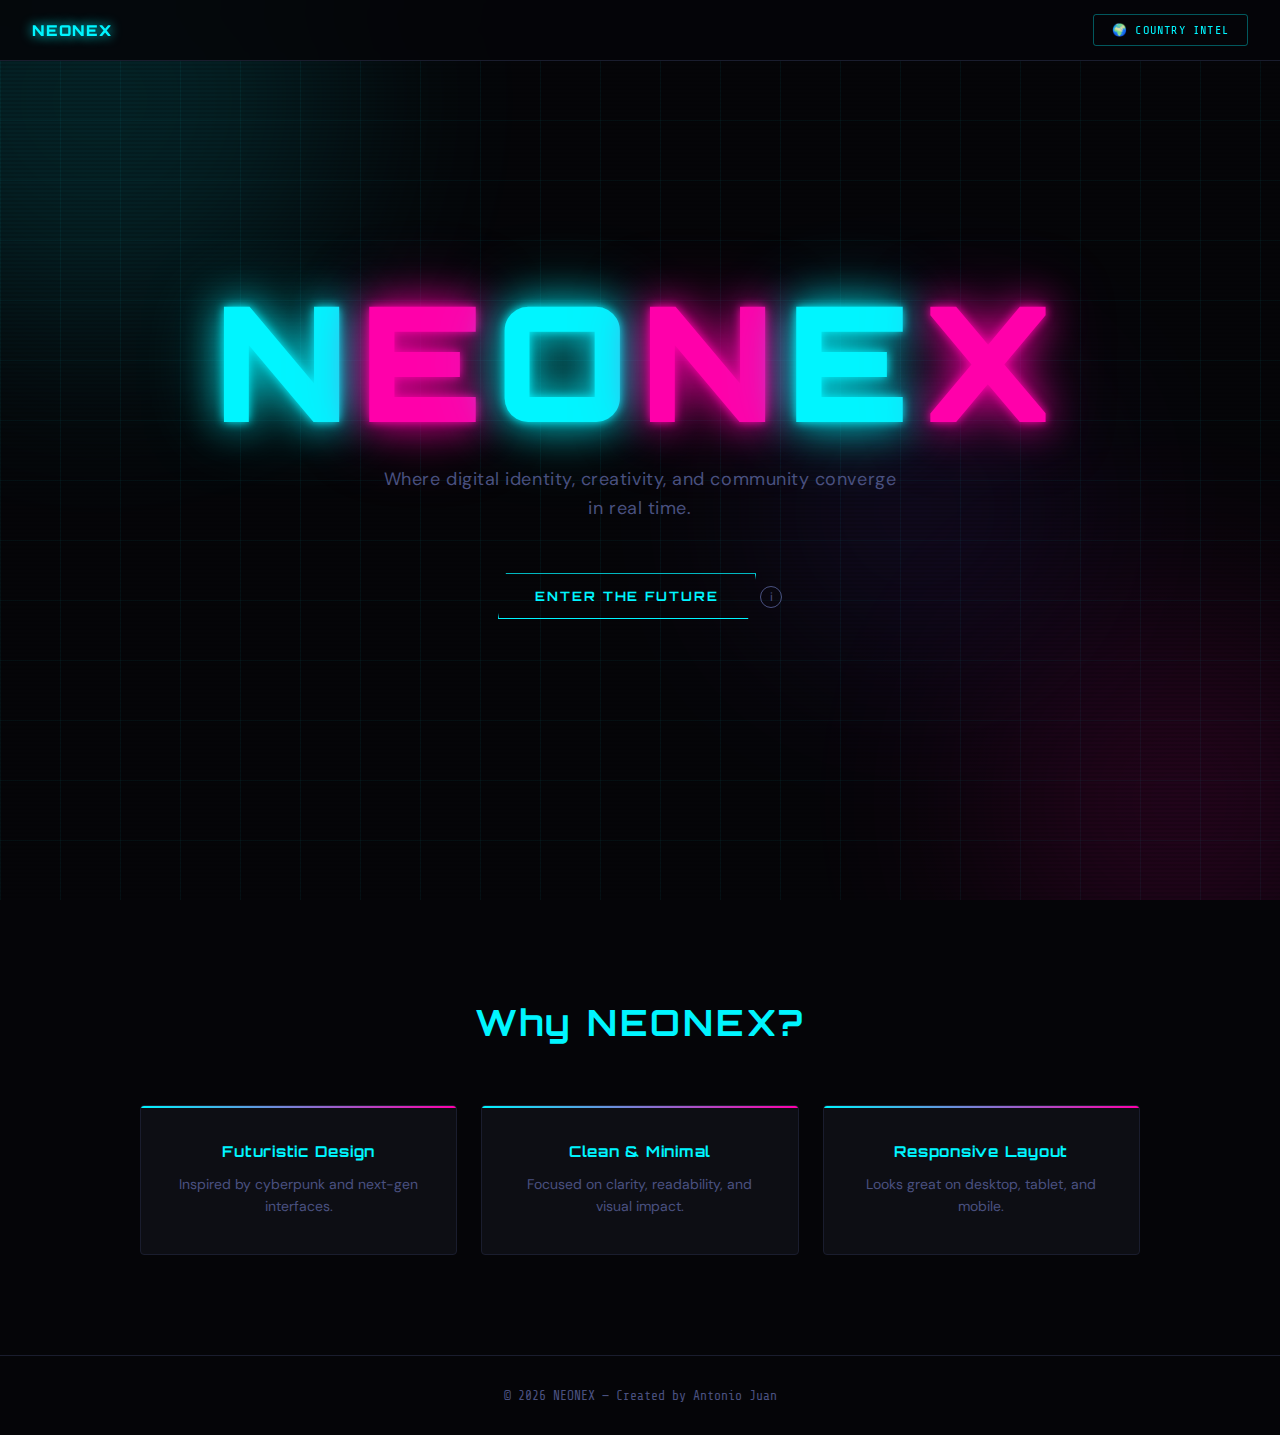
<file: index.html>
<!DOCTYPE html>
<html lang="en">
<head>
  <meta charset="UTF-8"/>
  <meta name="viewport" content="width=device-width, initial-scale=1.0"/>
  <title>NEONEX | The Future Starts Here</title>
  <link href="https://fonts.googleapis.com/css2?family=Orbitron:wght@400;700;900&family=Share+Tech+Mono&family=DM+Sans:wght@300;400;500&display=swap" rel="stylesheet"/>
  <style>
    /* ─── RESET & BASE ──────────────────────────────── */
    *, *::before, *::after { box-sizing: border-box; margin: 0; padding: 0; }

    :root {
      --bg:       #050508;
      --surface:  #0d0e14;
      --surface2: #12141d;
      --border:   #1a1d2e;
      --cyan:     #00f5ff;
      --magenta:  #ff00aa;
      --purple:   #7c3aed;
      --green:    #00ff88;
      --yellow:   #ffd600;
      --text:     #e0e6ff;
      --muted:    #4a5180;
      --danger:   #ff4466;
    }

    html { scroll-behavior: smooth; }

    body {
      font-family: 'DM Sans', sans-serif;
      background: var(--bg);
      color: var(--text);
      min-height: 100vh;
      overflow-x: hidden;
      cursor: crosshair;
    }

    /* ─── VIEWS ─────────────────────────────────────── */
    .view { display: none; }
    .view.active { display: block; }

    /* ─── SCROLLBAR ─────────────────────────────────── */
    ::-webkit-scrollbar { width: 4px; }
    ::-webkit-scrollbar-track { background: var(--bg); }
    ::-webkit-scrollbar-thumb { background: var(--cyan); border-radius: 2px; }

    /* ══════════════════════════════════════════════════
       LANDING PAGE
    ══════════════════════════════════════════════════ */
    #landing { min-height: 100vh; }

    /* HERO */
    .hero {
      position: relative;
      min-height: 100vh;
      display: flex;
      align-items: center;
      justify-content: center;
      overflow: hidden;
    }

    /* Animated grid bg */
    .hero-bg {
      position: absolute;
      inset: 0;
      background-image:
        linear-gradient(rgba(0,245,255,0.05) 1px, transparent 1px),
        linear-gradient(90deg, rgba(0,245,255,0.05) 1px, transparent 1px);
      background-size: 60px 60px;
      animation: gridPan 25s linear infinite;
    }

    @keyframes gridPan {
      0%   { transform: translate(0,0); }
      100% { transform: translate(60px,60px); }
    }

    /* Floating blobs */
    .blob {
      position: absolute;
      border-radius: 50%;
      filter: blur(100px);
      pointer-events: none;
      opacity: 0.12;
    }
    .blob-1 { width:500px;height:500px;background:var(--cyan);   top:-150px;left:-150px; animation:floatA 12s ease-in-out infinite; }
    .blob-2 { width:400px;height:400px;background:var(--magenta);bottom:-100px;right:-100px;animation:floatB 15s ease-in-out infinite; }
    .blob-3 { width:300px;height:300px;background:var(--purple); top:40%;left:60%; animation:floatA 10s ease-in-out infinite reverse; }

    @keyframes floatA { 0%,100%{transform:translate(0,0)}   50%{transform:translate(40px,30px)} }
    @keyframes floatB { 0%,100%{transform:translate(0,0)}   50%{transform:translate(-30px,-40px)} }

    /* Scanlines overlay */
    .hero::after {
      content:'';
      position:absolute;
      inset:0;
      background: repeating-linear-gradient(0deg, transparent, transparent 2px, rgba(0,0,0,0.15) 2px, rgba(0,0,0,0.15) 4px);
      pointer-events:none;
    }

    .hero-content {
      position: relative;
      z-index: 2;
      text-align: center;
      padding: 40px 20px;
    }

    /* NEONEX logo letters */
    .neon-text {
      font-family: 'Orbitron', sans-serif;
      font-size: clamp(64px, 14vw, 160px);
      font-weight: 900;
      letter-spacing: 0.08em;
      line-height: 1;
      margin-bottom: 24px;
    }

    .neon-text span {
      display: inline-block;
      color: var(--cyan);
      text-shadow:
        0 0 10px var(--cyan),
        0 0 40px var(--cyan),
        0 0 80px rgba(0,245,255,0.4);
      animation: letterPulse 3s ease-in-out infinite;
    }

    .neon-text span:nth-child(1){animation-delay:0s}
    .neon-text span:nth-child(2){animation-delay:.1s;color:var(--magenta);text-shadow:0 0 10px var(--magenta),0 0 40px var(--magenta),0 0 80px rgba(255,0,170,0.4)}
    .neon-text span:nth-child(3){animation-delay:.2s}
    .neon-text span:nth-child(4){animation-delay:.3s;color:var(--magenta);text-shadow:0 0 10px var(--magenta),0 0 40px var(--magenta),0 0 80px rgba(255,0,170,0.4)}
    .neon-text span:nth-child(5){animation-delay:.4s}
    .neon-text span:nth-child(6){animation-delay:.5s;color:var(--magenta);text-shadow:0 0 10px var(--magenta),0 0 40px var(--magenta),0 0 80px rgba(255,0,170,0.4)}

    @keyframes letterPulse {
      0%,100%{opacity:1;text-shadow:0 0 10px var(--cyan),0 0 40px var(--cyan),0 0 80px rgba(0,245,255,0.4)}
      50%{opacity:0.85;text-shadow:0 0 20px var(--cyan),0 0 60px var(--cyan),0 0 120px rgba(0,245,255,0.6)}
    }

    .hero-sub {
      font-size: clamp(14px, 2vw, 18px);
      color: var(--muted);
      max-width: 520px;
      margin: 0 auto 36px;
      line-height: 1.6;
      letter-spacing: 0.03em;
    }

    .cta {
      font-family: 'Orbitron', sans-serif;
      font-size: 13px;
      font-weight: 700;
      letter-spacing: 0.15em;
      text-transform: uppercase;
      padding: 14px 36px;
      border: 1px solid var(--cyan);
      background: transparent;
      color: var(--cyan);
      cursor: pointer;
      position: relative;
      overflow: hidden;
      transition: color 0.3s;
      clip-path: polygon(8px 0%, 100% 0%, calc(100% - 8px) 100%, 0% 100%);
    }

    .cta::before {
      content:'';
      position:absolute;
      inset:0;
      background: var(--cyan);
      transform: translateX(-101%);
      transition: transform 0.3s cubic-bezier(0.16,1,0.3,1);
    }

    .cta:hover { color: #000; }
    .cta:hover::before { transform: translateX(0); }
    .cta span { position: relative; z-index: 1; }

    .info-tooltip {
      display: inline-flex;
      align-items: center;
      gap: 8px;
      margin-top: 28px;
      position: relative;
    }

    .info-icon {
      width: 22px; height: 22px;
      border: 1px solid var(--muted);
      border-radius: 50%;
      display: flex; align-items: center; justify-content: center;
      font-size: 12px;
      color: var(--muted);
      cursor: help;
    }

    .tooltip-box {
      position: absolute;
      bottom: 32px;
      left: 50%;
      transform: translateX(-50%);
      background: var(--surface2);
      border: 1px solid var(--border);
      border-radius: 8px;
      padding: 12px 16px;
      font-size: 13px;
      color: var(--muted);
      width: 280px;
      line-height: 1.5;
      pointer-events: none;
      opacity: 0;
      transition: opacity 0.2s;
    }

    .info-tooltip:hover .tooltip-box { opacity: 1; }

    /* FEATURES */
    .features {
      padding: 100px 40px;
      text-align: center;
    }

    .features h2 {
      font-family: 'Orbitron', sans-serif;
      font-size: clamp(22px, 4vw, 36px);
      font-weight: 700;
      color: var(--cyan);
      margin-bottom: 60px;
      letter-spacing: 0.08em;
    }

    .feature-cards {
      display: grid;
      grid-template-columns: repeat(auto-fit, minmax(240px, 1fr));
      gap: 24px;
      max-width: 1000px;
      margin: 0 auto;
    }

    .card {
      background: var(--surface);
      border: 1px solid var(--border);
      border-radius: 4px;
      padding: 36px 28px;
      position: relative;
      overflow: hidden;
      transition: transform 0.2s, border-color 0.2s;
    }

    .card::before {
      content:'';
      position:absolute;
      top:0;left:0;right:0;
      height:2px;
      background: linear-gradient(90deg, var(--cyan), var(--magenta));
    }

    .card:hover { transform: translateY(-4px); border-color: var(--cyan); }

    .card h3 {
      font-family: 'Orbitron', sans-serif;
      font-size: 15px;
      font-weight: 700;
      color: var(--cyan);
      margin-bottom: 12px;
      letter-spacing: 0.05em;
    }

    .card p { font-size: 14px; color: var(--muted); line-height: 1.6; }

    footer {
      text-align: center;
      padding: 32px;
      border-top: 1px solid var(--border);
      font-size: 13px;
      color: var(--muted);
      font-family: 'Share Tech Mono', monospace;
    }

    /* ══════════════════════════════════════════════════
       AUTH MODAL
    ══════════════════════════════════════════════════ */
    .auth-overlay {
      display: none;
      position: fixed;
      inset: 0;
      background: rgba(0,0,0,0.85);
      backdrop-filter: blur(6px);
      z-index: 200;
      align-items: center;
      justify-content: center;
    }
    .auth-overlay.open { display: flex; }

    .auth-card {
      background: var(--surface);
      border: 1px solid var(--border);
      border-radius: 4px;
      padding: 40px 36px;
      width: 100%;
      max-width: 420px;
      position: relative;
      animation: modalIn 0.4s cubic-bezier(0.16,1,0.3,1);
    }

    .auth-card::before {
      content:'';
      position:absolute;
      top:0;left:0;right:0;
      height:2px;
      background: linear-gradient(90deg, var(--cyan), var(--magenta), var(--purple));
    }

    @keyframes modalIn {
      from { opacity:0; transform:scale(0.92) translateY(20px); }
      to   { opacity:1; transform:scale(1) translateY(0); }
    }

    .auth-card h2 {
      font-family: 'Orbitron', sans-serif;
      font-size: 22px;
      font-weight: 700;
      color: var(--cyan);
      margin-bottom: 6px;
      letter-spacing: 0.06em;
    }

    .auth-subtitle {
      font-size: 13px;
      color: var(--muted);
      margin-bottom: 28px;
      font-family: 'Share Tech Mono', monospace;
    }

    .close-btn {
      position: absolute;
      top: 16px; right: 20px;
      background: none; border: none;
      color: var(--muted); font-size: 20px;
      cursor: pointer; transition: color 0.15s;
    }
    .close-btn:hover { color: var(--text); }

    .auth-field { margin-bottom: 16px; }

    .auth-field label {
      display: block;
      font-size: 11px;
      letter-spacing: 0.1em;
      text-transform: uppercase;
      color: var(--muted);
      margin-bottom: 7px;
      font-family: 'Share Tech Mono', monospace;
    }

    .auth-field input, .auth-field select {
      width: 100%;
      padding: 12px 14px;
      background: var(--bg);
      border: 1px solid var(--border);
      border-radius: 3px;
      color: var(--text);
      font-family: 'DM Sans', sans-serif;
      font-size: 14px;
      outline: none;
      transition: border-color 0.2s, box-shadow 0.2s;
      appearance: none;
    }

    .auth-field input:focus, .auth-field select:focus {
      border-color: var(--cyan);
      box-shadow: 0 0 0 2px rgba(0,245,255,0.1);
    }

    .auth-field select {
      background-image: url("data:image/svg+xml,%3Csvg xmlns='http://www.w3.org/2000/svg' width='16' height='16' fill='%234a5180' viewBox='0 0 16 16'%3E%3Cpath d='M7.247 11.14L2.451 5.658C1.885 5.013 2.345 4 3.204 4h9.592a1 1 0 0 1 .753 1.659l-4.796 5.48a1 1 0 0 1-1.506 0z'/%3E%3C/svg%3E");
      background-repeat: no-repeat;
      background-position: calc(100% - 12px) center;
      cursor: pointer;
    }

    .auth-error {
      background: rgba(255,68,102,0.1);
      border: 1px solid rgba(255,68,102,0.3);
      color: var(--danger);
      border-radius: 4px;
      padding: 10px 14px;
      font-size: 13px;
      margin-bottom: 16px;
      display: none;
      font-family: 'Share Tech Mono', monospace;
    }
    .auth-error.show { display: block; }

    .auth-submit {
      width: 100%;
      margin-top: 8px;
      font-family: 'Orbitron', sans-serif;
      font-size: 13px;
      font-weight: 700;
      letter-spacing: 0.12em;
      text-transform: uppercase;
      padding: 13px;
      border: 1px solid var(--cyan);
      background: transparent;
      color: var(--cyan);
      cursor: pointer;
      position: relative;
      overflow: hidden;
      transition: color 0.3s;
      clip-path: polygon(6px 0%, 100% 0%, calc(100% - 6px) 100%, 0% 100%);
    }

    .auth-submit::before {
      content:'';
      position:absolute;
      inset:0;
      background: var(--cyan);
      transform: translateX(-101%);
      transition: transform 0.3s cubic-bezier(0.16,1,0.3,1);
    }

    .auth-submit:hover { color: #000; }
    .auth-submit:hover::before { transform: translateX(0); }
    .auth-submit-text { position: relative; z-index: 1; }

    .auth-switch {
      text-align: center;
      margin-top: 20px;
      font-size: 13px;
      color: var(--muted);
    }

    .auth-switch span {
      color: var(--cyan);
      cursor: pointer;
      text-decoration: underline;
    }

    .demo-hint {
      background: rgba(0,245,255,0.04);
      border: 1px solid rgba(0,245,255,0.12);
      border-radius: 4px;
      padding: 10px 14px;
      font-size: 12px;
      color: var(--muted);
      font-family: 'Share Tech Mono', monospace;
      margin-bottom: 20px;
      line-height: 1.7;
    }

    .demo-hint strong { color: var(--cyan); }

    /* ══════════════════════════════════════════════════
       SHARED DASHBOARD LAYOUT
    ══════════════════════════════════════════════════ */
    .dashboard { display: flex; min-height: 100vh; }

    /* Sidebar */
    .sidebar {
      width: 220px;
      background: var(--surface);
      border-right: 1px solid var(--border);
      display: flex;
      flex-direction: column;
      padding: 24px 0;
      position: fixed;
      top:0;left:0;bottom:0;
      z-index: 10;
    }

    .sb-brand {
      display: flex; align-items: center; gap: 10px;
      padding: 0 20px 24px;
      border-bottom: 1px solid var(--border);
    }

    .sb-logo {
      font-family: 'Orbitron', sans-serif;
      font-size: 16px;
      font-weight: 900;
      color: var(--cyan);
      text-shadow: 0 0 12px var(--cyan);
      letter-spacing: 0.1em;
    }

    .sb-nav { padding: 20px 10px; flex: 1; }

    .sb-label {
      font-size: 9px;
      letter-spacing: 0.15em;
      text-transform: uppercase;
      color: var(--muted);
      padding: 0 10px;
      margin-bottom: 6px;
      margin-top: 14px;
      font-family: 'Share Tech Mono', monospace;
    }

    .sb-item {
      display: flex; align-items: center; gap: 10px;
      padding: 9px 10px;
      border-radius: 3px;
      font-size: 13px;
      color: var(--muted);
      cursor: pointer;
      transition: all 0.15s;
      border: 1px solid transparent;
    }

    .sb-item:hover { background: var(--surface2); color: var(--text); }
    .sb-item.active { background: rgba(0,245,255,0.07); color: var(--cyan); border-color: rgba(0,245,255,0.15); }
    .sb-item .si { width: 18px; text-align: center; font-size: 14px; }

    .sb-footer {
      padding: 16px 20px;
      border-top: 1px solid var(--border);
    }

    .sb-user {
      display: flex; align-items: center; gap: 10px;
    }

    .sb-avatar {
      width: 32px; height: 32px;
      border-radius: 50%;
      display: flex; align-items: center; justify-content: center;
      font-size: 12px; font-weight: 700; color: #000;
      flex-shrink: 0;
    }

    .sb-uname { font-size: 12px; font-weight: 500; flex: 1; font-family: 'Share Tech Mono', monospace; }
    .sb-urole { font-size: 10px; color: var(--muted); }

    .sb-logout {
      background: none; border: none; color: var(--muted);
      cursor: pointer; font-size: 15px; transition: color 0.15s;
    }
    .sb-logout:hover { color: var(--danger); }

    /* Main area */
    .dash-main {
      margin-left: 220px;
      flex: 1;
      padding: 36px 40px;
      animation: fadeUp 0.5s ease both;
    }

    @keyframes fadeUp {
      from { opacity:0; transform:translateY(14px); }
      to   { opacity:1; transform:translateY(0); }
    }

    .dash-topbar {
      display: flex; align-items: flex-start;
      justify-content: space-between;
      margin-bottom: 32px;
    }

    .dash-title {
      font-family: 'Orbitron', sans-serif;
      font-size: 24px; font-weight: 700;
      letter-spacing: 0.06em;
    }

    .dash-subtitle { font-size: 13px; color: var(--muted); margin-top: 4px; font-family: 'Share Tech Mono', monospace; }

    .dash-badge {
      background: var(--surface);
      border: 1px solid var(--border);
      padding: 7px 14px;
      border-radius: 3px;
      font-size: 12px;
      color: var(--muted);
      font-family: 'Share Tech Mono', monospace;
    }

    /* ── PANEL ── */
    .panel {
      background: var(--surface);
      border: 1px solid var(--border);
      border-radius: 4px;
      overflow: hidden;
      margin-bottom: 24px;
    }

    .panel-head {
      display: flex; align-items: center; justify-content: space-between;
      padding: 18px 22px;
      border-bottom: 1px solid var(--border);
    }

    .panel-title {
      font-family: 'Orbitron', sans-serif;
      font-size: 13px; font-weight: 700;
      color: var(--cyan); letter-spacing: 0.06em;
    }

    .tag {
      font-size: 11px; padding: 3px 10px;
      border-radius: 20px; font-family: 'Share Tech Mono', monospace;
    }

    /* ── STATS ── */
    .stats-grid {
      display: grid;
      grid-template-columns: repeat(auto-fit, minmax(180px, 1fr));
      gap: 18px;
      margin-bottom: 24px;
    }

    .stat-card {
      background: var(--surface);
      border: 1px solid var(--border);
      border-radius: 4px;
      padding: 20px;
      position: relative;
      overflow: hidden;
      transition: transform 0.2s;
    }

    .stat-card:hover { transform: translateY(-2px); }

    .stat-card::after {
      content:'';
      position:absolute;
      top:0;left:0;right:0;
      height:2px;
    }

    .stat-card.s1::after { background: var(--cyan); }
    .stat-card.s2::after { background: var(--magenta); }
    .stat-card.s3::after { background: var(--green); }
    .stat-card.s4::after { background: var(--yellow); }

    .stat-icon { font-size: 20px; margin-bottom: 12px; }
    .stat-val {
      font-family: 'Orbitron', sans-serif;
      font-size: 30px; font-weight: 900;
      line-height: 1; margin-bottom: 4px;
    }
    .stat-lbl { font-size: 12px; color: var(--muted); }
    .stat-chg { font-size: 11px; margin-top: 10px; font-family: 'Share Tech Mono', monospace; }
    .up   { color: var(--green); }
    .down { color: var(--danger); }

    /* ── TABLE ── */
    table { width: 100%; border-collapse: collapse; }

    thead th {
      padding: 11px 18px;
      text-align: left;
      font-size: 10px;
      letter-spacing: 0.1em;
      text-transform: uppercase;
      color: var(--muted);
      background: var(--surface2);
      border-bottom: 1px solid var(--border);
      font-family: 'Share Tech Mono', monospace;
    }

    tbody tr {
      border-bottom: 1px solid var(--border);
      transition: background 0.1s;
    }

    tbody tr:last-child { border-bottom: none; }
    tbody tr:hover { background: rgba(255,255,255,0.02); }

    td {
      padding: 13px 18px;
      font-size: 13px;
      vertical-align: middle;
    }

    .td-mono { font-family: 'Share Tech Mono', monospace; color: var(--muted); font-size: 12px; }

    .user-cell { display: flex; align-items: center; gap: 10px; }
    .u-avatar {
      width: 30px; height: 30px;
      border-radius: 50%;
      display: flex; align-items: center; justify-content: center;
      font-size: 11px; font-weight: 700;
      flex-shrink: 0;
    }
    .u-name { font-weight: 500; }
    .u-email { font-size: 11px; color: var(--muted); font-family: 'Share Tech Mono', monospace; }

    .rbadge {
      display: inline-block;
      padding: 3px 10px;
      border-radius: 20px;
      font-size: 11px;
      font-family: 'Share Tech Mono', monospace;
    }

    .status-dot { display: inline-flex; align-items: center; gap: 6px; font-size: 12px; }
    .dot { width: 6px; height: 6px; border-radius: 50%; }

    .btn-del, .btn-edit {
      padding: 5px 11px;
      border-radius: 3px;
      font-size: 11px;
      border: none;
      cursor: pointer;
      transition: opacity 0.15s;
      font-family: 'Share Tech Mono', monospace;
    }
    .btn-del  { background: rgba(255,68,102,0.15); color: #ff7090; border: 1px solid rgba(255,68,102,0.3); }
    .btn-edit { background: rgba(124,58,237,0.15); color: #a78bfa; border: 1px solid rgba(124,58,237,0.3); margin-right: 6px; }
    .btn-del:hover, .btn-edit:hover { opacity: 0.75; }

    /* ── FORM (add user + user profile) ── */
    .form-grid { display: grid; grid-template-columns: 1fr 1fr; gap: 18px; }
    .form-body { padding: 24px; }

    .f-field { margin-bottom: 18px; }
    .f-field label {
      display: block;
      font-size: 10px;
      letter-spacing: 0.1em;
      text-transform: uppercase;
      color: var(--muted);
      margin-bottom: 7px;
      font-family: 'Share Tech Mono', monospace;
    }

    .f-field input, .f-field select, .f-field textarea {
      width: 100%;
      padding: 11px 13px;
      background: var(--bg);
      border: 1px solid var(--border);
      border-radius: 3px;
      color: var(--text);
      font-family: 'DM Sans', sans-serif;
      font-size: 13px;
      outline: none;
      transition: border-color 0.2s, box-shadow 0.2s;
    }

    .f-field input:focus, .f-field select:focus, .f-field textarea:focus {
      border-color: var(--cyan);
      box-shadow: 0 0 0 2px rgba(0,245,255,0.08);
    }

    .f-field input.err { border-color: var(--danger); }
    .f-err { color: var(--danger); font-size: 11px; margin-top: 5px; display: none; font-family:'Share Tech Mono',monospace; }
    .f-err.show { display: block; }

    .f-field select {
      appearance: none;
      background-image: url("data:image/svg+xml,%3Csvg xmlns='http://www.w3.org/2000/svg' width='16' height='16' fill='%234a5180' viewBox='0 0 16 16'%3E%3Cpath d='M7.247 11.14L2.451 5.658C1.885 5.013 2.345 4 3.204 4h9.592a1 1 0 0 1 .753 1.659l-4.796 5.48a1 1 0 0 1-1.506 0z'/%3E%3C/svg%3E");
      background-repeat: no-repeat;
      background-position: calc(100% - 10px) center;
      cursor: pointer;
    }

    .f-field textarea { resize: vertical; min-height: 80px; line-height: 1.5; }

    .form-actions { display: flex; gap: 12px; justify-content: flex-end; margin-top: 22px; }

    .btn-cancel {
      padding: 10px 20px;
      background: var(--surface2);
      border: 1px solid var(--border);
      border-radius: 3px;
      color: var(--text);
      font-family: 'Share Tech Mono', monospace;
      font-size: 12px;
      cursor: pointer;
      transition: opacity 0.15s;
    }
    .btn-cancel:hover { opacity: 0.7; }

    .btn-submit {
      padding: 10px 24px;
      background: transparent;
      border: 1px solid var(--cyan);
      border-radius: 3px;
      color: var(--cyan);
      font-family: 'Orbitron', sans-serif;
      font-size: 11px;
      font-weight: 700;
      letter-spacing: 0.1em;
      cursor: pointer;
      position: relative;
      overflow: hidden;
      transition: color 0.3s;
      clip-path: polygon(5px 0%, 100% 0%, calc(100% - 5px) 100%, 0% 100%);
    }

    .btn-submit::before {
      content:'';
      position:absolute;
      inset:0;
      background: var(--cyan);
      transform: translateX(-101%);
      transition: transform 0.3s;
    }

    .btn-submit:hover { color: #000; }
    .btn-submit:hover::before { transform: translateX(0); }
    .btn-submit span { position: relative; z-index: 1; }

    /* Activity feed */
    .act-item {
      display: flex; align-items: center; gap: 12px;
      padding: 12px 22px;
      border-bottom: 1px solid var(--border);
    }
    .act-item:last-child { border-bottom: none; }
    .act-color { width: 7px; height: 7px; border-radius: 50%; flex-shrink: 0; }
    .act-text { font-size: 13px; flex: 1; }
    .act-text small { display: block; color: var(--muted); font-size: 11px; margin-top: 2px; font-family: 'Share Tech Mono', monospace; }
    .act-tag { font-size: 10px; padding: 2px 8px; border-radius: 10px; font-family:'Share Tech Mono',monospace; }

    /* User dashboard specific */
    .profile-hero {
      background: var(--surface);
      border: 1px solid var(--border);
      border-radius: 4px;
      padding: 32px;
      display: flex;
      align-items: center;
      gap: 24px;
      margin-bottom: 24px;
      position: relative;
      overflow: hidden;
    }

    .profile-hero::before {
      content:'';
      position:absolute;
      top:0;left:0;right:0;
      height:2px;
      background: linear-gradient(90deg, var(--cyan), var(--magenta));
    }

    .profile-avatar-lg {
      width: 72px; height: 72px;
      border-radius: 50%;
      display: flex; align-items: center; justify-content: center;
      font-size: 26px; font-weight: 900;
      flex-shrink: 0;
    }

    .profile-name {
      font-family: 'Orbitron', sans-serif;
      font-size: 20px; font-weight: 700;
      letter-spacing: 0.05em;
    }

    .profile-email { font-size: 13px; color: var(--muted); font-family: 'Share Tech Mono', monospace; margin-top: 4px; }

    .profile-meta { display: flex; gap: 16px; margin-top: 10px; }
    .profile-meta span {
      font-size: 12px;
      color: var(--muted);
      font-family: 'Share Tech Mono', monospace;
      background: var(--surface2);
      border: 1px solid var(--border);
      padding: 3px 10px;
      border-radius: 3px;
    }

    /* Two-column layout for user dash bottom */
    .two-col { display: grid; grid-template-columns: 1fr 1fr; gap: 20px; }

    /* Modal confirm */
    .confirm-overlay {
      display: none;
      position: fixed; inset: 0;
      background: rgba(0,0,0,0.8);
      backdrop-filter: blur(4px);
      z-index: 300;
      align-items: center; justify-content: center;
    }
    .confirm-overlay.open { display: flex; }
    .confirm-box {
      background: var(--surface);
      border: 1px solid var(--border);
      border-radius: 4px;
      padding: 28px;
      width: 340px;
      animation: modalIn 0.3s cubic-bezier(0.16,1,0.3,1);
    }
    .confirm-box h3 { font-family:'Orbitron',sans-serif; font-size:16px; color:var(--danger); margin-bottom:10px; }
    .confirm-box p  { font-size:13px; color:var(--muted); margin-bottom:22px; line-height:1.5; }
    .confirm-actions { display:flex; gap:10px; justify-content:flex-end; }

    .btn-confirm-del {
      padding: 9px 16px;
      background: rgba(255,68,102,0.15);
      border: 1px solid rgba(255,68,102,0.4);
      border-radius: 3px;
      color: var(--danger);
      font-family: 'Share Tech Mono', monospace;
      font-size: 12px;
      cursor: pointer;
    }
    .btn-confirm-del:hover { opacity: 0.8; }

    /* Toast */
    .toast {
      position: fixed;
      bottom: 24px; right: 24px;
      background: var(--surface);
      border: 1px solid var(--border);
      border-radius: 4px;
      padding: 13px 20px;
      font-size: 13px;
      font-family: 'Share Tech Mono', monospace;
      box-shadow: 0 8px 32px rgba(0,0,0,0.5);
      z-index: 500;
      transform: translateY(80px);
      opacity: 0;
      transition: all 0.3s cubic-bezier(0.16,1,0.3,1);
      display: flex; align-items: center; gap: 10px;
    }
    .toast.show { transform: translateY(0); opacity: 1; }
    .toast.ok   { border-color: rgba(0,255,136,0.4); color: var(--green); }
    .toast.bad  { border-color: rgba(255,68,102,0.4); color: var(--danger); }

    /* Tabs inside dashboard panels */
    .dash-tabs { display: flex; gap: 0; }
    .dash-tab {
      padding: 9px 18px;
      font-size: 12px;
      font-family: 'Orbitron', sans-serif;
      letter-spacing: 0.05em;
      color: var(--muted);
      cursor: pointer;
      border-bottom: 2px solid transparent;
      transition: all 0.15s;
    }
    .dash-tab.active { color: var(--cyan); border-bottom-color: var(--cyan); }
    .dash-tab:hover:not(.active) { color: var(--text); }

    .tab-content { display: none; }
    .tab-content.active { display: block; }

    /* Empty state */
    .empty-state { padding: 48px; text-align: center; color: var(--muted); }
    .empty-state .e-icon { font-size: 32px; margin-bottom: 12px; }
    .empty-state p { font-size: 13px; font-family: 'Share Tech Mono', monospace; }

    /* Responsive sidebar */
    @media (max-width: 768px) {
      .sidebar { width: 60px; }
      .sb-brand .sb-logo { display: none; }
      .sb-item span:not(.si) { display: none; }
      .sb-label { display: none; }
      .sb-uname, .sb-urole { display: none; }
      .dash-main { margin-left: 60px; padding: 24px 16px; }
      .two-col, .form-grid { grid-template-columns: 1fr; }
      .stats-grid { grid-template-columns: 1fr 1fr; }
    }
  </style>
</head>
<body>

<!-- ════════════════════════════════════════════════
     VIEW 1: LANDING PAGE
════════════════════════════════════════════════ -->
<div id="landing" class="view active">

  <!-- TOP NAV -->
  <div style="position:fixed;top:0;left:0;right:0;z-index:100;display:flex;align-items:center;justify-content:space-between;padding:14px 32px;background:rgba(5,5,8,0.85);backdrop-filter:blur(10px);border-bottom:1px solid var(--border);">
    <span style="font-family:'Orbitron',sans-serif;font-size:15px;font-weight:900;color:var(--cyan);letter-spacing:0.12em;text-shadow:0 0 12px var(--cyan)">NEONEX</span>
    <a href="countries.html" style="display:flex;align-items:center;gap:8px;text-decoration:none;font-family:'Share Tech Mono',monospace;font-size:12px;letter-spacing:0.1em;text-transform:uppercase;color:var(--cyan);padding:8px 18px;border:1px solid rgba(0,245,255,0.35);border-radius:3px;transition:all 0.2s;" onmouseover="this.style.background='rgba(0,245,255,0.08)';this.style.boxShadow='0 0 14px rgba(0,245,255,0.3)'" onmouseout="this.style.background='transparent';this.style.boxShadow='none'">
      🌍 Country Intel
    </a>
  </div>

  <section class="hero">
    <div class="hero-bg"></div>
    <div class="blob blob-1"></div>
    <div class="blob blob-2"></div>
    <div class="blob blob-3"></div>

    <div class="hero-content">
      <h1 class="neon-text">
        <span>N</span><span>E</span><span>O</span><span>N</span><span>E</span><span>X</span>
      </h1>

      <p class="hero-sub">Where digital identity, creativity, and community converge in real time.</p>

      <button class="cta" onclick="openAuth()"><span>Enter the Future</span></button>

      <div class="info-tooltip">
        <span class="info-icon">i</span>
        <div class="tooltip-box">
          NEONEX is a next-generation social network where creators, thinkers, and futurists connect in real time through immersive digital spaces.
        </div>
      </div>
    </div>
  </section>

  <section class="features">
    <h2>Why NEONEX?</h2>
    <div class="feature-cards">
      <div class="card">
        <h3>Futuristic Design</h3>
        <p>Inspired by cyberpunk and next-gen interfaces.</p>
      </div>
      <div class="card">
        <h3>Clean &amp; Minimal</h3>
        <p>Focused on clarity, readability, and visual impact.</p>
      </div>
      <div class="card">
        <h3>Responsive Layout</h3>
        <p>Looks great on desktop, tablet, and mobile.</p>
      </div>
    </div>
  </section>

  <footer><p>© 2026 NEONEX — Created by Antonio Juan</p></footer>
</div>


<!-- ════════════════════════════════════════════════
     VIEW 2: ADMIN DASHBOARD
════════════════════════════════════════════════ -->
<div id="adminView" class="view">
  <div class="dashboard">
    <!-- Sidebar -->
    <aside class="sidebar">
      <div class="sb-brand">
        <span class="sb-logo">NEONEX</span>
      </div>
      <nav class="sb-nav">
        <div class="sb-label">System</div>
        <div class="sb-item active" onclick="adminTab('overview',this)"><span class="si">⬛</span> Dashboard</div>
        <div class="sb-label">Management</div>
        <div class="sb-item" onclick="adminTab('users',this)"><span class="si">👥</span> Users</div>
        <div class="sb-item" onclick="adminTab('adduser',this)"><span class="si">➕</span> Add User</div>
        <div class="sb-label">System</div>
        <div class="sb-item" onclick="showToast('Reports coming soon','ok')"><span class="si">📊</span> Reports</div>
        <div class="sb-item" onclick="showToast('Settings coming soon','ok')"><span class="si">⚙️</span> Settings</div>
        <div class="sb-label">Modules</div>
        <div class="sb-item" onclick="window.location.href='countries.html'"><span class="si">🌍</span> Country Intel</div>
      </nav>
      <div class="sb-footer">
        <div class="sb-user">
          <div class="sb-avatar" id="adminSbAvatar" style="background:linear-gradient(135deg,#00f5ff,#ff00aa)">A</div>
          <div>
            <div class="sb-uname" id="adminSbName">Admin</div>
            <div class="sb-urole">Super Admin</div>
          </div>
          <button class="sb-logout" onclick="logout()" title="Logout">⏻</button>
        </div>
      </div>
    </aside>

    <!-- Main -->
    <main class="dash-main">

      <!-- OVERVIEW TAB -->
      <div id="tab-overview" class="tab-content active">
        <div class="dash-topbar">
          <div>
            <div class="dash-title" style="color:var(--cyan)">DASHBOARD</div>
            <div class="dash-subtitle">Welcome back, Admin. System status: <span style="color:var(--green)">● ONLINE</span></div>
          </div>
          <div class="dash-badge" id="adminDate">—</div>
        </div>

        <div class="stats-grid">
          <div class="stat-card s1">
            <div class="stat-icon">👤</div>
            <div class="stat-val" style="color:var(--cyan)" id="statTotal">—</div>
            <div class="stat-lbl">Total Users</div>
            <div class="stat-chg up">↑ 12% this cycle</div>
          </div>
          <div class="stat-card s2">
            <div class="stat-icon">🛡️</div>
            <div class="stat-val" style="color:var(--magenta)" id="statAdmins">—</div>
            <div class="stat-lbl">Admins</div>
            <div class="stat-chg up">↑ 1 new</div>
          </div>
          <div class="stat-card s3">
            <div class="stat-icon">✅</div>
            <div class="stat-val" style="color:var(--green)" id="statActive">—</div>
            <div class="stat-lbl">Active Users</div>
            <div class="stat-chg up">↑ High engagement</div>
          </div>
          <div class="stat-card s4">
            <div class="stat-icon">⚠️</div>
            <div class="stat-val" style="color:var(--yellow)">3</div>
            <div class="stat-lbl">Pending Review</div>
            <div class="stat-chg down">↓ Needs attention</div>
          </div>
        </div>

        <div style="display:grid;grid-template-columns:3fr 2fr;gap:20px">
          <div class="panel">
            <div class="panel-head">
              <span class="panel-title">RECENT ACTIVITY</span>
              <span class="tag" style="background:rgba(0,245,255,0.08);color:var(--cyan)">LIVE</span>
            </div>
            <div class="act-item">
              <div class="act-color" style="background:var(--cyan)"></div>
              <div class="act-text">New user <strong>Maria Santos</strong> registered<small>2 minutes ago</small></div>
              <span class="act-tag" style="background:rgba(0,245,255,0.1);color:var(--cyan)">NEW</span>
            </div>
            <div class="act-item">
              <div class="act-color" style="background:var(--danger)"></div>
              <div class="act-text">User <strong>Carlos Reyes</strong> deleted<small>15 minutes ago</small></div>
              <span class="act-tag" style="background:rgba(255,68,102,0.1);color:var(--danger)">DEL</span>
            </div>
            <div class="act-item">
              <div class="act-color" style="background:var(--green)"></div>
              <div class="act-text">Role updated for <strong>Ana Cruz</strong><small>1 hour ago</small></div>
              <span class="act-tag" style="background:rgba(0,255,136,0.1);color:var(--green)">UPD</span>
            </div>
            <div class="act-item">
              <div class="act-color" style="background:var(--yellow)"></div>
              <div class="act-text">System config modified by <strong>Admin</strong><small>3 hours ago</small></div>
              <span class="act-tag" style="background:rgba(255,214,0,0.1);color:var(--yellow)">SYS</span>
            </div>
          </div>

          <div class="panel">
            <div class="panel-head">
              <span class="panel-title">QUICK ACCESS</span>
            </div>
            <div style="padding:12px">
              <div class="sb-item" style="margin-bottom:8px;border:1px solid var(--border)" onclick="adminTab('users', document.querySelectorAll('#adminView .sb-item')[1])">
                <span class="si">👥</span> Manage Users
              </div>
              <div class="sb-item" style="margin-bottom:8px;border:1px solid var(--border)" onclick="adminTab('adduser', document.querySelectorAll('#adminView .sb-item')[2])">
                <span class="si">➕</span> Add New User
              </div>
              <div class="sb-item" style="margin-bottom:8px;border:1px solid var(--border)" onclick="showToast('Reports coming soon','ok')">
                <span class="si">📊</span> View Reports
              </div>
              <div class="sb-item" style="border:1px solid var(--border)" onclick="showToast('Settings coming soon','ok')">
                <span class="si">⚙️</span> System Settings
              </div>
            </div>
          </div>
        </div>
      </div>

      <!-- USERS TAB -->
      <div id="tab-users" class="tab-content">
        <div class="dash-topbar">
          <div>
            <div class="dash-title" style="color:var(--cyan)">MANAGE USERS</div>
            <div class="dash-subtitle">View, edit, and delete user accounts</div>
          </div>
          <button class="btn-submit" onclick="adminTab('adduser', document.querySelectorAll('#adminView .sb-item')[2])">
            <span>＋ ADD USER</span>
          </button>
        </div>

        <!-- Search -->
        <div style="display:flex;gap:12px;margin-bottom:18px">
          <div style="position:relative;flex:1">
            <input type="text" id="userSearch" placeholder="Search users…" oninput="renderUserTable()"
              style="width:100%;padding:10px 14px 10px 36px;background:var(--surface);border:1px solid var(--border);border-radius:3px;color:var(--text);font-family:'DM Sans',sans-serif;font-size:13px;outline:none"/>
            <span style="position:absolute;left:12px;top:50%;transform:translateY(-50%);font-size:12px">🔍</span>
          </div>
          <select id="roleFilter" onchange="renderUserTable()"
            style="padding:10px 30px 10px 12px;background:var(--surface);border:1px solid var(--border);border-radius:3px;color:var(--text);font-family:'DM Sans',sans-serif;font-size:13px;outline:none;appearance:none;cursor:pointer">
            <option value="">All Roles</option>
            <option>Admin</option>
            <option>Editor</option>
            <option>Viewer</option>
          </select>
        </div>

        <div class="panel">
          <div class="panel-head">
            <span class="panel-title">USER ACCOUNTS</span>
            <span class="tag" id="userCount" style="background:rgba(0,245,255,0.08);color:var(--cyan)">0 users</span>
          </div>
          <table>
            <thead>
              <tr>
                <th>ID</th><th>User</th><th>Role</th><th>Status</th><th>Joined</th><th>Actions</th>
              </tr>
            </thead>
            <tbody id="userTableBody"></tbody>
          </table>
          <div class="empty-state" id="userEmpty" style="display:none">
            <div class="e-icon">🔍</div>
            <p>No users match your query.</p>
          </div>
        </div>
      </div>

      <!-- ADD USER TAB -->
      <div id="tab-adduser" class="tab-content">
        <div class="dash-topbar">
          <div>
            <div class="dash-title" style="color:var(--cyan)">ADD USER</div>
            <div class="dash-subtitle">Create a new user account in the system</div>
          </div>
        </div>

        <div style="display:grid;grid-template-columns:1fr 300px;gap:22px;align-items:start">
          <div class="panel">
            <div class="panel-head"><span class="panel-title">USER INFORMATION</span></div>
            <div class="form-body">
              <div class="form-grid">
                <div class="f-field">
                  <label>First Name *</label>
                  <input type="text" id="addFirst" placeholder="Ana" oninput="updateAddPreview()"/>
                  <div class="f-err" id="addFirstErr">Required.</div>
                </div>
                <div class="f-field">
                  <label>Last Name *</label>
                  <input type="text" id="addLast" placeholder="Reyes" oninput="updateAddPreview()"/>
                  <div class="f-err" id="addLastErr">Required.</div>
                </div>
              </div>
              <div class="f-field">
                <label>Email *</label>
                <input type="email" id="addEmail" placeholder="user@neonex.io" oninput="updateAddPreview()"/>
                <div class="f-err" id="addEmailErr">Valid email required.</div>
              </div>
              <div class="form-grid">
                <div class="f-field">
                  <label>Role *</label>
                  <select id="addRole" onchange="updateAddPreview()">
                    <option value="">Select…</option>
                    <option>Admin</option>
                    <option>Editor</option>
                    <option>Viewer</option>
                  </select>
                  <div class="f-err" id="addRoleErr">Required.</div>
                </div>
                <div class="f-field">
                  <label>Status</label>
                  <select id="addStatus">
                    <option>Active</option>
                    <option>Inactive</option>
                  </select>
                </div>
              </div>
              <div class="f-field">
                <label>Temp Password *</label>
                <input type="password" id="addPass" placeholder="Min. 8 chars"/>
                <div class="f-err" id="addPassErr">Min 8 characters.</div>
              </div>
              <div class="form-actions">
                <button class="btn-cancel" onclick="adminTab('users',null)">Cancel</button>
                <button class="btn-submit" onclick="submitAddUser()"><span>＋ ADD USER</span></button>
              </div>
            </div>
          </div>

          <div>
            <!-- Preview card -->
            <div class="panel" style="margin-bottom:16px">
              <div class="panel-head"><span class="panel-title">PREVIEW</span></div>
              <div style="padding:24px;text-align:center">
                <div id="addPreviewAvatar" class="u-avatar" style="width:56px;height:56px;font-size:20px;margin:0 auto 14px;background:linear-gradient(135deg,#7c3aed,#00f5ff)">?</div>
                <div id="addPreviewName" style="font-family:'Orbitron',sans-serif;font-size:15px;font-weight:700;margin-bottom:4px">Full Name</div>
                <div id="addPreviewEmail" style="font-size:12px;color:var(--muted);font-family:'Share Tech Mono',monospace;margin-bottom:10px">email@neonex.io</div>
                <div id="addPreviewRole" class="rbadge" style="background:rgba(107,114,128,0.1);color:var(--muted)">No role</div>
              </div>
            </div>

            <!-- Recently added -->
            <div class="panel">
              <div class="panel-head"><span class="panel-title">RECENTLY ADDED</span></div>
              <div id="recentAdded" style="padding:12px">
                <div style="padding:12px;font-size:12px;color:var(--muted);font-family:'Share Tech Mono',monospace">None this session.</div>
              </div>
            </div>
          </div>
        </div>
      </div>

    </main>
  </div>
</div>


<!-- ════════════════════════════════════════════════
     VIEW 3: USER DASHBOARD
════════════════════════════════════════════════ -->
<div id="userView" class="view">
  <div class="dashboard">
    <aside class="sidebar">
      <div class="sb-brand">
        <span class="sb-logo">NEONEX</span>
      </div>
      <nav class="sb-nav">
        <div class="sb-label">Menu</div>
        <div class="sb-item active" onclick="userTab('home',this)"><span class="si">🏠</span> Home</div>
        <div class="sb-item" onclick="userTab('profile',this)"><span class="si">👤</span> My Profile</div>
        <div class="sb-item" onclick="userTab('feed',this)"><span class="si">📡</span> Feed</div>
        <div class="sb-item" onclick="userTab('settings',this)"><span class="si">⚙️</span> Settings</div>
        <div class="sb-label">Modules</div>
        <div class="sb-item" onclick="window.location.href='countries.html'"><span class="si">🌍</span> Country Intel</div>
      </nav>
      <div class="sb-footer">
        <div class="sb-user">
          <div class="sb-avatar" id="userSbAvatar" style="background:linear-gradient(135deg,#7c3aed,#00f5ff)">U</div>
          <div>
            <div class="sb-uname" id="userSbName">User</div>
            <div class="sb-urole" style="color:var(--magenta)">Member</div>
          </div>
          <button class="sb-logout" onclick="logout()" title="Logout">⏻</button>
        </div>
      </div>
    </aside>

    <main class="dash-main">

      <!-- HOME TAB -->
      <div id="utab-home" class="tab-content active">
        <div class="dash-topbar">
          <div>
            <div class="dash-title" style="color:var(--magenta)">HOME</div>
            <div class="dash-subtitle" id="userWelcome">Welcome back.</div>
          </div>
          <div class="dash-badge" id="userDate">—</div>
        </div>

        <div class="profile-hero">
          <div class="profile-avatar-lg" id="userProfileAvLg" style="background:linear-gradient(135deg,#7c3aed,#00f5ff);color:#fff">U</div>
          <div>
            <div class="profile-name" id="userProfileName">—</div>
            <div class="profile-email" id="userProfileEmail">—</div>
            <div class="profile-meta">
              <span id="userProfileRole">Viewer</span>
              <span>● Active</span>
              <span id="userJoined">Joined 2026</span>
            </div>
          </div>
        </div>

        <div class="two-col">
          <div class="panel">
            <div class="panel-head"><span class="panel-title">ACTIVITY</span></div>
            <div class="act-item">
              <div class="act-color" style="background:var(--magenta)"></div>
              <div class="act-text">You logged in<small>Just now</small></div>
            </div>
            <div class="act-item">
              <div class="act-color" style="background:var(--cyan)"></div>
              <div class="act-text">Profile viewed by 3 users<small>Today</small></div>
            </div>
            <div class="act-item">
              <div class="act-color" style="background:var(--green)"></div>
              <div class="act-text">New connection request<small>Yesterday</small></div>
            </div>
          </div>

          <div class="panel">
            <div class="panel-head"><span class="panel-title">STATS</span></div>
            <div style="padding:20px">
              <div style="display:grid;grid-template-columns:1fr 1fr;gap:12px">
                <div style="background:var(--surface2);border:1px solid var(--border);border-radius:3px;padding:14px;text-align:center">
                  <div style="font-family:'Orbitron',sans-serif;font-size:24px;font-weight:900;color:var(--magenta)">12</div>
                  <div style="font-size:11px;color:var(--muted);margin-top:4px">Connections</div>
                </div>
                <div style="background:var(--surface2);border:1px solid var(--border);border-radius:3px;padding:14px;text-align:center">
                  <div style="font-family:'Orbitron',sans-serif;font-size:24px;font-weight:900;color:var(--cyan)">5</div>
                  <div style="font-size:11px;color:var(--muted);margin-top:4px">Posts</div>
                </div>
                <div style="background:var(--surface2);border:1px solid var(--border);border-radius:3px;padding:14px;text-align:center">
                  <div style="font-family:'Orbitron',sans-serif;font-size:24px;font-weight:900;color:var(--green)">48</div>
                  <div style="font-size:11px;color:var(--muted);margin-top:4px">Reactions</div>
                </div>
                <div style="background:var(--surface2);border:1px solid var(--border);border-radius:3px;padding:14px;text-align:center">
                  <div style="font-family:'Orbitron',sans-serif;font-size:24px;font-weight:900;color:var(--yellow)">2</div>
                  <div style="font-size:11px;color:var(--muted);margin-top:4px">Spaces</div>
                </div>
              </div>
            </div>
          </div>
        </div>
      </div>

      <!-- PROFILE TAB -->
      <div id="utab-profile" class="tab-content">
        <div class="dash-topbar">
          <div>
            <div class="dash-title" style="color:var(--magenta)">MY PROFILE</div>
            <div class="dash-subtitle">Edit your public information</div>
          </div>
        </div>
        <div class="panel">
          <div class="panel-head"><span class="panel-title">PROFILE INFO</span></div>
          <div class="form-body">
            <div class="form-grid">
              <div class="f-field">
                <label>Display Name</label>
                <input type="text" id="profName" placeholder="Your name"/>
              </div>
              <div class="f-field">
                <label>Email</label>
                <input type="email" id="profEmail" placeholder="your@email.com"/>
              </div>
            </div>
            <div class="f-field">
              <label>Bio</label>
              <textarea id="profBio" placeholder="Tell the NEONEX community about yourself…"></textarea>
            </div>
            <div class="form-actions">
              <button class="btn-submit" onclick="saveProfile()"><span>SAVE CHANGES</span></button>
            </div>
          </div>
        </div>
      </div>

      <!-- FEED TAB -->
      <div id="utab-feed" class="tab-content">
        <div class="dash-topbar">
          <div>
            <div class="dash-title" style="color:var(--magenta)">FEED</div>
            <div class="dash-subtitle">What's happening in your network</div>
          </div>
        </div>
        <div class="panel">
          <div class="panel-head"><span class="panel-title">NETWORK PULSE</span></div>
          <div class="act-item">
            <div class="act-color" style="background:var(--cyan)"></div>
            <div class="act-text"><strong>@syntax_drifter</strong> posted: "The grid never sleeps."<small>5 min ago</small></div>
          </div>
          <div class="act-item">
            <div class="act-color" style="background:var(--magenta)"></div>
            <div class="act-text"><strong>@zero_404</strong> joined your space<small>22 min ago</small></div>
          </div>
          <div class="act-item">
            <div class="act-color" style="background:var(--green)"></div>
            <div class="act-text"><strong>@luna_pixel</strong> reacted to your post<small>1 hr ago</small></div>
          </div>
          <div class="act-item">
            <div class="act-color" style="background:var(--yellow)"></div>
            <div class="act-text"><strong>NEONEX</strong> announced new creator tools<small>3 hrs ago</small></div>
          </div>
        </div>
      </div>

      <!-- SETTINGS TAB -->
      <div id="utab-settings" class="tab-content">
        <div class="dash-topbar">
          <div>
            <div class="dash-title" style="color:var(--magenta)">SETTINGS</div>
            <div class="dash-subtitle">Manage your account preferences</div>
          </div>
        </div>
        <div class="panel">
          <div class="panel-head"><span class="panel-title">ACCOUNT</span></div>
          <div class="form-body">
            <div class="f-field">
              <label>Change Password</label>
              <input type="password" placeholder="New password…"/>
            </div>
            <div class="f-field">
              <label>Confirm Password</label>
              <input type="password" placeholder="Confirm new password…"/>
            </div>
            <div class="form-actions">
              <button class="btn-submit" onclick="showToast('Password update is a demo feature','ok')"><span>UPDATE PASSWORD</span></button>
            </div>
          </div>
        </div>
        <div class="panel" style="margin-top:20px">
          <div class="panel-head"><span class="panel-title">DANGER ZONE</span></div>
          <div class="form-body">
            <button class="btn-del" onclick="logout()" style="font-size:13px;padding:10px 20px">Logout of NEONEX</button>
          </div>
        </div>
      </div>

    </main>
  </div>
</div>


<!-- ════════════════════════════════════════════════
     AUTH MODAL
════════════════════════════════════════════════ -->
<div class="auth-overlay" id="authOverlay">
  <div class="auth-card">
    <button class="close-btn" onclick="closeAuth()">✕</button>
    <h2 id="authTitle">LOGIN</h2>
    <div class="auth-subtitle" id="authSub">// Access your NEONEX account</div>

    <div class="demo-hint" id="demoHint">
      <strong>DEMO CREDENTIALS</strong><br/>
      Admin → admin@neonex.io / admin123<br/>
      User &nbsp;→ user@neonex.io / user1234
    </div>

    <div class="auth-error" id="authError">Invalid credentials.</div>

    <div class="auth-field">
      <label>Email</label>
      <input type="email" id="loginEmail" placeholder="you@neonex.io"/>
    </div>
    <div class="auth-field">
      <label>Password</label>
      <input type="password" id="loginPass" placeholder="••••••••"/>
    </div>
    <div class="auth-field" id="confirmField" style="display:none">
      <label>Confirm Password</label>
      <input type="password" id="loginConfirm" placeholder="••••••••"/>
    </div>
    <div class="auth-field" id="roleField" style="display:none">
      <label>Register as</label>
      <select id="signupRole">
        <option value="Viewer">Viewer</option>
        <option value="Editor">Editor</option>
      </select>
    </div>

    <button class="auth-submit" onclick="handleAuth()">
      <span class="auth-submit-text" id="authBtnTxt">ACCESS SYSTEM</span>
    </button>

    <p class="auth-switch">
      <span id="authSwitchTxt">Don't have an account? </span>
      <span id="toggleAuth" onclick="toggleMode()">Sign up</span>
    </p>
  </div>
</div>

<!-- Confirm Delete Modal -->
<div class="confirm-overlay" id="confirmOverlay">
  <div class="confirm-box">
    <h3>⚠ DELETE USER?</h3>
    <p>This will permanently remove <strong id="confirmName"></strong> from the system. This cannot be undone.</p>
    <div class="confirm-actions">
      <button class="btn-cancel" onclick="closeConfirm()">Cancel</button>
      <button class="btn-confirm-del" onclick="doDelete()">CONFIRM DELETE</button>
    </div>
  </div>
</div>

<div class="toast" id="toast"></div>


<script>
/* ─── DATA ──────────────────────────────────────── */
const ACCOUNTS = [
  { email:'admin@neonex.io', pass:'admin123', role:'Admin', name:'Admin Prime' },
  { email:'user@neonex.io',  pass:'user1234', role:'Viewer', name:'Alex Nova' },
];

let users = [
  { id:1, name:'Ana Reyes',      email:'ana@neonex.io',    role:'Admin',  status:'Active',   joined:'Jan 2026' },
  { id:2, name:'Juan dela Cruz', email:'juan@neonex.io',   role:'Editor', status:'Active',   joined:'Feb 2026' },
  { id:3, name:'Maria Santos',   email:'maria@neonex.io',  role:'Viewer', status:'Active',   joined:'Mar 2026' },
  { id:4, name:'Pedro Lim',      email:'pedro@neonex.io',  role:'Editor', status:'Inactive', joined:'Apr 2026' },
  { id:5, name:'Rosa Garcia',    email:'rosa@neonex.io',   role:'Viewer', status:'Active',   joined:'May 2026' },
  { id:6, name:'Carlos Tan',     email:'carlos@neonex.io', role:'Admin',  status:'Active',   joined:'Jun 2026' },
];

let sessionAdded = [];
let pendingDelId = null;
let isSignup = false;
let currentUser = null;

const roleStyle = {
  Admin:  { bg:'rgba(0,245,255,0.1)',   color:'#00f5ff' },
  Editor: { bg:'rgba(124,58,237,0.1)',  color:'#a78bfa' },
  Viewer: { bg:'rgba(255,0,170,0.1)',   color:'#ff55cc' },
};

const avatarColors = [
  ['#000','linear-gradient(135deg,#00f5ff,#0088aa)'],
  ['#fff','linear-gradient(135deg,#7c3aed,#ff00aa)'],
  ['#000','linear-gradient(135deg,#00ff88,#005533)'],
  ['#000','linear-gradient(135deg,#ffd600,#aa8800)'],
  ['#fff','linear-gradient(135deg,#ff4466,#660022)'],
  ['#fff','linear-gradient(135deg,#7c3aed,#00f5ff)'],
];

/* ─── VIEWS ─────────────────────────────────────── */
function showView(id) {
  document.querySelectorAll('.view').forEach(v => v.classList.remove('active'));
  document.getElementById(id).classList.add('active');
}

/* ─── AUTH ──────────────────────────────────────── */
function openAuth() {
  document.getElementById('authOverlay').classList.add('open');
}

function closeAuth() {
  document.getElementById('authOverlay').classList.remove('open');
  document.getElementById('authError').classList.remove('show');
}

function toggleMode() {
  isSignup = !isSignup;
  document.getElementById('authTitle').textContent  = isSignup ? 'SIGN UP' : 'LOGIN';
  document.getElementById('authSub').textContent     = isSignup ? '// Create your NEONEX identity' : '// Access your NEONEX account';
  document.getElementById('authBtnTxt').textContent  = isSignup ? 'CREATE ACCOUNT' : 'ACCESS SYSTEM';
  document.getElementById('toggleAuth').textContent  = isSignup ? 'Login' : 'Sign up';
  document.getElementById('authSwitchTxt').textContent = isSignup ? 'Already have an account? ' : "Don't have an account? ";
  document.getElementById('confirmField').style.display = isSignup ? 'block' : 'none';
  document.getElementById('roleField').style.display    = isSignup ? 'block' : 'none';
  document.getElementById('demoHint').style.display     = isSignup ? 'none'  : 'block';
  document.getElementById('authError').classList.remove('show');
}

function handleAuth() {
  const email = document.getElementById('loginEmail').value.trim();
  const pass  = document.getElementById('loginPass').value;
  const err   = document.getElementById('authError');
  err.classList.remove('show');

  if (isSignup) {
    const confirm = document.getElementById('loginConfirm').value;
    const role    = document.getElementById('signupRole').value;
    if (!email || !pass) { err.textContent='Fill all fields.'; err.classList.add('show'); return; }
    if (pass !== confirm) { err.textContent='Passwords do not match.'; err.classList.add('show'); return; }
    if (pass.length < 6)  { err.textContent='Password too short.'; err.classList.add('show'); return; }
    const uname = email.split('@')[0];
    currentUser = { email, role, name: uname };
    closeAuth();
    loadUserDash();
    showView('userView');
    showToast(`✅ Welcome, ${uname}!`,'ok');
    return;
  }

  const acct = ACCOUNTS.find(a => a.email === email && a.pass === pass);
  if (!acct) { err.textContent='Invalid email or password.'; err.classList.add('show'); return; }
  currentUser = acct;
  closeAuth();

  if (acct.role === 'Admin') {
    loadAdminDash();
    showView('adminView');
    showToast(`✅ Logged in as Admin`,'ok');
  } else {
    loadUserDash();
    showView('userView');
    showToast(`✅ Welcome back, ${acct.name}!`,'ok');
  }
}

document.addEventListener('keydown', e => {
  if (e.key === 'Enter' && document.getElementById('authOverlay').classList.contains('open')) handleAuth();
  if (e.key === 'Escape') closeAuth();
});

function logout() {
  currentUser = null;
  showView('landing');
  // Reset admin tabs
  adminTab('overview', document.querySelector('#adminView .sb-item'));
  userTab('home', document.querySelector('#userView .sb-item'));
  showToast('👋 Logged out','ok');
}

/* ─── ADMIN ─────────────────────────────────────── */
function loadAdminDash() {
  const date = new Date().toLocaleDateString('en-US',{weekday:'short',month:'short',day:'numeric',year:'numeric'});
  document.getElementById('adminDate').textContent = date;
  document.getElementById('adminSbName').textContent = currentUser.name || 'Admin';
  updateAdminStats();
  renderUserTable();
}

function updateAdminStats() {
  const all = [...users, ...sessionAdded];
  document.getElementById('statTotal').textContent  = all.length;
  document.getElementById('statAdmins').textContent = all.filter(u=>u.role==='Admin').length;
  document.getElementById('statActive').textContent = all.filter(u=>u.status==='Active').length;
}

function adminTab(name, el) {
  document.querySelectorAll('#adminView .tab-content').forEach(t => t.classList.remove('active'));
  document.getElementById('tab-' + name).classList.add('active');
  document.querySelectorAll('#adminView .sb-item').forEach(i => i.classList.remove('active'));
  if (el) el.classList.add('active');
}

/* ─── USER TABLE ─────────────────────────────────── */
function getInitials(name) {
  return name.split(' ').map(p=>p[0]).join('').toUpperCase().slice(0,2);
}

function renderUserTable() {
  const q    = (document.getElementById('userSearch')?.value||'').toLowerCase();
  const rf   = document.getElementById('roleFilter')?.value || '';
  const all  = [...users, ...sessionAdded];
  const list = all.filter(u =>
    (!q  || u.name.toLowerCase().includes(q) || u.email.toLowerCase().includes(q)) &&
    (!rf || u.role === rf)
  );

  document.getElementById('userCount').textContent = `${list.length} users`;
  const tbody = document.getElementById('userTableBody');
  const empty = document.getElementById('userEmpty');

  if (!list.length) { tbody.innerHTML=''; empty.style.display='block'; return; }
  empty.style.display='none';

  tbody.innerHTML = list.map((u,i) => {
    const [fc, bg] = avatarColors[i % avatarColors.length];
    const rs = roleStyle[u.role] || roleStyle.Viewer;
    const isActive = u.status === 'Active';
    return `
      <tr id="urow-${u.id}">
        <td class="td-mono">#${String(u.id).padStart(3,'0')}</td>
        <td>
          <div class="user-cell">
            <div class="u-avatar" style="background:${bg};color:${fc}">${getInitials(u.name)}</div>
            <div>
              <div class="u-name">${u.name}</div>
              <div class="u-email">${u.email}</div>
            </div>
          </div>
        </td>
        <td><span class="rbadge" style="background:${rs.bg};color:${rs.color}">${u.role}</span></td>
        <td><span class="status-dot"><span class="dot" style="background:${isActive?'var(--green)':'var(--muted)'}"></span>${u.status}</span></td>
        <td class="td-mono">${u.joined}</td>
        <td>
          <button class="btn-edit" onclick="showToast('Edit is a demo feature','ok')">✏ Edit</button>
          <button class="btn-del"  onclick="openConfirm(${u.id},'${u.name}')">🗑 Delete</button>
        </td>
      </tr>`;
  }).join('');
}

/* ─── DELETE ─────────────────────────────────────── */
function openConfirm(id, name) {
  pendingDelId = id;
  document.getElementById('confirmName').textContent = name;
  document.getElementById('confirmOverlay').classList.add('open');
}
function closeConfirm() {
  document.getElementById('confirmOverlay').classList.remove('open');
  pendingDelId = null;
}
function doDelete() {
  const u = [...users,...sessionAdded].find(u=>u.id===pendingDelId);
  users = users.filter(u=>u.id!==pendingDelId);
  sessionAdded = sessionAdded.filter(u=>u.id!==pendingDelId);
  closeConfirm();
  renderUserTable();
  updateAdminStats();
  showToast(`🗑️ ${u?.name} deleted`,'bad');
}

/* ─── ADD USER ───────────────────────────────────── */
function updateAddPreview() {
  const first = document.getElementById('addFirst').value.trim();
  const last  = document.getElementById('addLast').value.trim();
  const email = document.getElementById('addEmail').value.trim();
  const role  = document.getElementById('addRole').value;
  const init  = (first||last) ? getInitials((first||'?')+' '+(last||'?')) : '?';
  document.getElementById('addPreviewAvatar').textContent = init;
  document.getElementById('addPreviewName').textContent   = [first,last].filter(Boolean).join(' ')||'Full Name';
  document.getElementById('addPreviewEmail').textContent  = email||'email@neonex.io';
  const rb = document.getElementById('addPreviewRole');
  if (role && roleStyle[role]) {
    rb.textContent = role;
    rb.style.background = roleStyle[role].bg;
    rb.style.color      = roleStyle[role].color;
  } else {
    rb.textContent = 'No role';
    rb.style.background = 'rgba(107,114,128,0.1)';
    rb.style.color = 'var(--muted)';
  }
}

function submitAddUser() {
  const first = document.getElementById('addFirst').value.trim();
  const last  = document.getElementById('addLast').value.trim();
  const email = document.getElementById('addEmail').value.trim();
  const role  = document.getElementById('addRole').value;
  const pass  = document.getElementById('addPass').value;
  let ok = true;

  const check = (id, errId, cond) => {
    const el = document.getElementById(id);
    const er = document.getElementById(errId);
    if (!cond) { el.classList.add('err'); er.classList.add('show'); ok=false; }
    else        { el.classList.remove('err'); er.classList.remove('show'); }
  };
  check('addFirst','addFirstErr', first.length>0);
  check('addLast', 'addLastErr',  last.length>0);
  check('addEmail','addEmailErr', /^[^\s@]+@[^\s@]+\.[^\s@]+$/.test(email));
  check('addRole', 'addRoleErr',  role!=='');
  check('addPass', 'addPassErr',  pass.length>=8);
  if (!ok) return;

  const maxId = Math.max(...[...users,...sessionAdded].map(u=>u.id), 0);
  const nu = {
    id: maxId+1,
    name: `${first} ${last}`,
    email, role,
    status: document.getElementById('addStatus').value,
    joined: new Date().toLocaleDateString('en-US',{month:'short',year:'numeric'})
  };
  sessionAdded.push(nu);
  updateAdminStats();
  renderRecentAdded();
  showToast(`✅ ${nu.name} added as ${role}`,'ok');

  ['addFirst','addLast','addEmail','addRole','addPass'].forEach(id=>{
    document.getElementById(id).value='';
    document.getElementById(id).classList.remove('err');
  });
  updateAddPreview();
}

function renderRecentAdded() {
  const c = document.getElementById('recentAdded');
  if (!sessionAdded.length) { c.innerHTML='<div style="padding:12px;font-size:12px;color:var(--muted);font-family:\'Share Tech Mono\',monospace">None this session.</div>'; return; }
  c.innerHTML = [...sessionAdded].reverse().slice(0,5).map(u=>{
    const rs = roleStyle[u.role]||roleStyle.Viewer;
    return `<div style="display:flex;align-items:center;gap:8px;padding:8px 12px;border-bottom:1px solid var(--border);font-size:12px">
      <span style="color:var(--green)">●</span>
      <span style="flex:1;font-family:'Share Tech Mono',monospace">${u.name}</span>
      <span class="rbadge" style="background:${rs.bg};color:${rs.color};font-size:10px">${u.role}</span>
    </div>`;
  }).join('');
}

/* ─── USER DASHBOARD ─────────────────────────────── */
function loadUserDash() {
  const date = new Date().toLocaleDateString('en-US',{weekday:'short',month:'short',day:'numeric',year:'numeric'});
  document.getElementById('userDate').textContent    = date;
  document.getElementById('userWelcome').textContent = `Welcome back, ${currentUser.name}.`;
  document.getElementById('userSbName').textContent  = currentUser.name;

  const initials = getInitials(currentUser.name);
  document.getElementById('userSbAvatar').textContent     = initials;
  document.getElementById('userProfileAvLg').textContent  = initials;
  document.getElementById('userProfileName').textContent  = currentUser.name;
  document.getElementById('userProfileEmail').textContent = currentUser.email;
  document.getElementById('userProfileRole').textContent  = currentUser.role||'Viewer';
  document.getElementById('userJoined').textContent       = 'Joined ' + new Date().getFullYear();

  document.getElementById('profName').value  = currentUser.name;
  document.getElementById('profEmail').value = currentUser.email;
}

function userTab(name, el) {
  document.querySelectorAll('#userView .tab-content').forEach(t=>t.classList.remove('active'));
  document.getElementById('utab-'+name).classList.add('active');
  document.querySelectorAll('#userView .sb-item').forEach(i=>i.classList.remove('active'));
  if (el) el.classList.add('active');
}

function saveProfile() {
  const name  = document.getElementById('profName').value.trim();
  const email = document.getElementById('profEmail').value.trim();
  if (!name || !email) { showToast('Fill all fields','bad'); return; }
  currentUser.name  = name;
  currentUser.email = email;
  loadUserDash();
  showToast('✅ Profile saved','ok');
}

/* ─── TOAST ─────────────────────────────────────── */
function showToast(msg, type='ok') {
  const t = document.getElementById('toast');
  t.textContent = msg;
  t.className = `toast ${type} show`;
  clearTimeout(t._to);
  t._to = setTimeout(() => { t.className = 'toast'; }, 3000);
}
</script>
</body>
</html>
</file>
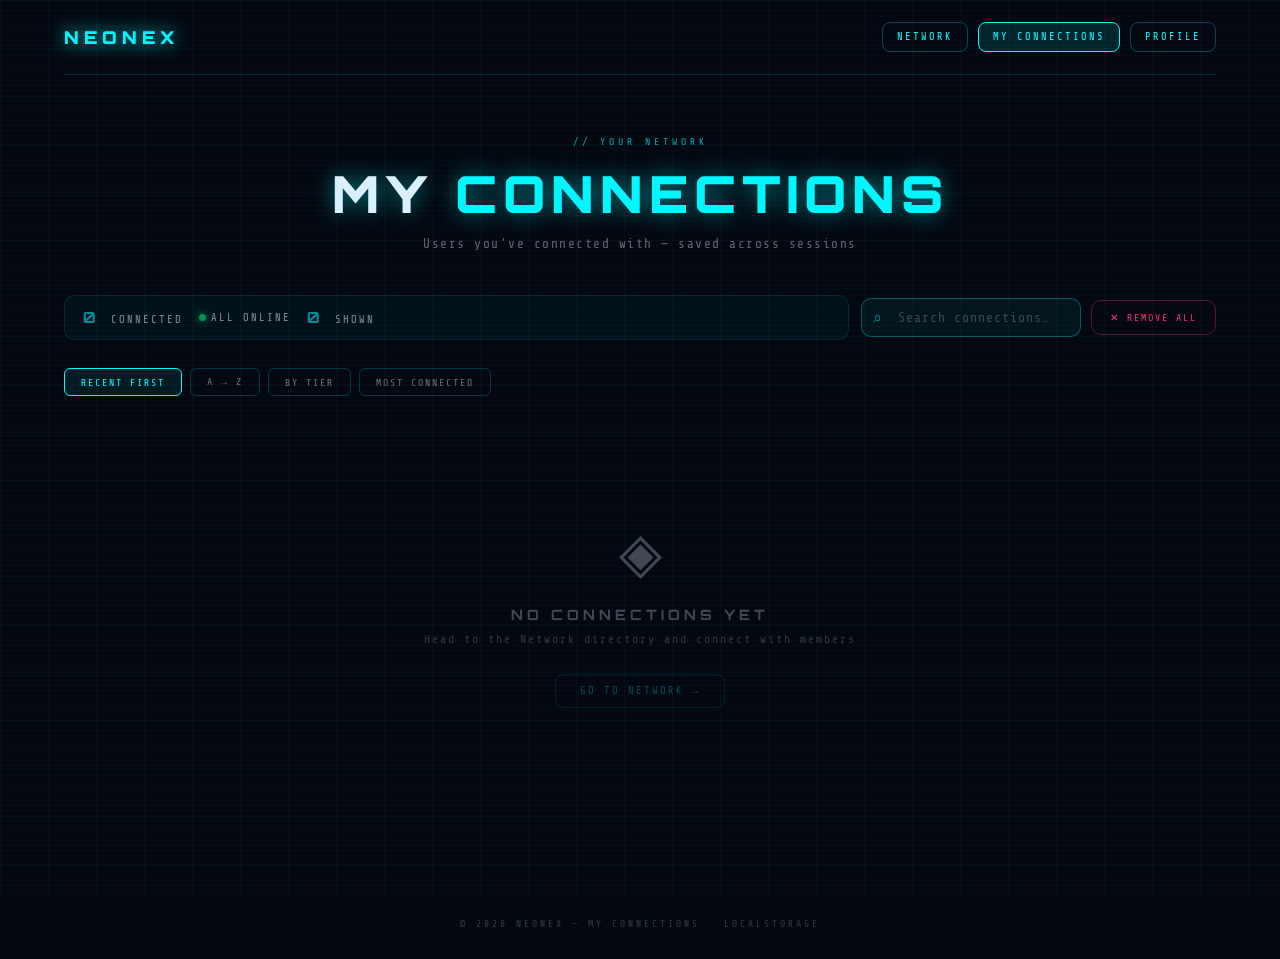
<file: connections.html>
<!doctype html>
<html lang="en">
  <head>
    <meta charset="UTF-8" />
    <meta name="viewport" content="width=device-width, initial-scale=1.0" />
    <title>NEONEX | My Connections</title>
    <link href="https://fonts.googleapis.com/css2?family=Orbitron:wght@400;700;900&family=Share+Tech+Mono&display=swap" rel="stylesheet" />
    <style>
      *, *::before, *::after { margin: 0; padding: 0; box-sizing: border-box; }
      :root {
        --cyan:#00f7ff; --cyan2:rgba(0,247,255,.55); --cyan3:rgba(0,247,255,.10);
        --green:#00ff88; --red:#ff2d6b; --gold:#ffd700;
        --bg:#030810; --bg2:rgba(5,16,32,.93); --text:#d8f0ff;
        --mono:"Share Tech Mono",monospace; --display:"Orbitron",sans-serif;
      }
      html,body{background:var(--bg);color:var(--text);font-family:var(--mono);min-height:100vh;overflow-x:hidden;}
      body::before{content:"";position:fixed;inset:0;background-image:linear-gradient(rgba(0,247,255,.035) 1px,transparent 1px),linear-gradient(90deg,rgba(0,247,255,.035) 1px,transparent 1px);background-size:48px 48px;animation:gridScroll 20s linear infinite;pointer-events:none;z-index:0;}
      @keyframes gridScroll{to{background-position:0 48px;}}
      body::after{content:"";position:fixed;inset:0;background:repeating-linear-gradient(to bottom,rgba(255,255,255,.015),rgba(255,255,255,.015) 1px,transparent 2px,transparent 5px);pointer-events:none;z-index:0;}
      .page-wrap{position:relative;z-index:1;max-width:1200px;margin:0 auto;padding:0 24px 80px;}

      nav{display:flex;align-items:center;justify-content:space-between;padding:22px 0;border-bottom:1px solid rgba(0,247,255,.15);margin-bottom:56px;flex-wrap:wrap;gap:12px;}
      .nav-logo{font-family:var(--display);font-size:1.1rem;font-weight:900;letter-spacing:5px;color:var(--cyan);text-shadow:0 0 18px var(--cyan);text-decoration:none;}
      .nav-links{display:flex;gap:10px;align-items:center;flex-wrap:wrap;}
      .nav-link{font-size:.65rem;letter-spacing:2px;color:var(--cyan);text-decoration:none;padding:8px 14px;border:1px solid rgba(0,247,255,.28);border-radius:8px;text-transform:uppercase;transition:all .25s;white-space:nowrap;}
      .nav-link:hover{background:rgba(0,247,255,.08);box-shadow:0 0 14px rgba(0,247,255,.25);}
      .nav-link.active{background:rgba(0,247,255,.12);border-color:var(--cyan);}

      .section-header{text-align:center;margin-bottom:44px;}
      .section-header .label{display:inline-block;font-size:.62rem;letter-spacing:4px;color:var(--cyan);opacity:.65;margin-bottom:14px;text-transform:uppercase;}
      .section-header h1{font-family:var(--display);font-size:clamp(2rem,5vw,3.2rem);font-weight:900;letter-spacing:6px;text-transform:uppercase;text-shadow:0 0 22px rgba(0,247,255,.5);}
      .section-header h1 span{color:var(--cyan);}
      .section-header p{margin-top:12px;font-size:.8rem;opacity:.4;letter-spacing:1.5px;}

      /* Stats + search bar */
      .top-bar{display:flex;gap:12px;align-items:center;justify-content:space-between;flex-wrap:wrap;margin-bottom:28px;}
      .stats-bar{display:flex;gap:16px;flex-wrap:wrap;align-items:center;padding:12px 18px;background:rgba(0,247,255,.04);border:1px solid rgba(0,247,255,.1);border-radius:10px;flex:1 1 300px;}
      .stat-item{font-size:.65rem;letter-spacing:2px;opacity:.55;text-transform:uppercase;}
      .stat-item strong{font-family:var(--display);font-size:.95rem;color:var(--cyan);opacity:1;margin-right:5px;}
      .online-dot{display:inline-block;width:7px;height:7px;border-radius:50%;background:var(--green);box-shadow:0 0 8px var(--green);margin-right:5px;animation:pulse 2s ease-in-out infinite;}
      @keyframes pulse{0%,100%{opacity:1}50%{opacity:.3}}

      .right-controls{display:flex;gap:10px;align-items:center;}
      .search-wrap{position:relative;}
      .search-wrap::before{content:"⌕";position:absolute;left:12px;top:50%;transform:translateY(-50%);font-size:1rem;color:var(--cyan);opacity:.5;pointer-events:none;}
      #searchInput{padding:11px 11px 11px 36px;background:rgba(0,247,255,.05);border:1px solid rgba(0,247,255,.3);border-radius:10px;color:var(--text);font-family:var(--mono);font-size:.82rem;letter-spacing:1px;outline:none;transition:border-color .25s,box-shadow .25s;width:220px;}
      #searchInput::placeholder{color:rgba(255,255,255,.22);}
      #searchInput:focus{border-color:var(--cyan);box-shadow:0 0 14px rgba(0,247,255,.22);}
      .clear-btn{padding:11px 18px;background:transparent;border:1px solid rgba(255,45,107,.35);color:var(--red);font-family:var(--mono);font-size:.62rem;letter-spacing:2px;text-transform:uppercase;border-radius:10px;cursor:pointer;transition:all .25s;white-space:nowrap;}
      .clear-btn:hover{background:rgba(255,45,107,.1);box-shadow:0 0 14px rgba(255,45,107,.3);}

      /* SORT TABS */
      .sort-row{display:flex;gap:8px;margin-bottom:24px;flex-wrap:wrap;}
      .sort-btn{padding:7px 16px;background:transparent;border:1px solid rgba(0,247,255,.2);color:rgba(255,255,255,.4);font-family:var(--mono);font-size:.62rem;letter-spacing:2px;text-transform:uppercase;border-radius:6px;cursor:pointer;transition:all .25s;}
      .sort-btn:hover,.sort-btn.active{border-color:var(--cyan);color:var(--cyan);background:rgba(0,247,255,.08);}

      /* GRID */
      #connGrid{display:grid;grid-template-columns:repeat(auto-fill,minmax(280px,1fr));gap:18px;}

      /* CONNECTION CARD — slightly wider style */
      .conn-card{background:var(--bg2);border:1px solid rgba(0,247,255,.14);border-radius:16px;overflow:hidden;animation:fadeUp .4s ease both;transition:border-color .25s,box-shadow .25s,transform .25s;position:relative;}
      .conn-card:hover{transform:translateY(-4px);border-color:rgba(0,247,255,.48);box-shadow:0 10px 38px rgba(0,247,255,.15);}
      @keyframes fadeUp{from{opacity:0;transform:translateY(16px)}to{opacity:1;transform:translateY(0)}}

      .tier-badge{position:absolute;top:12px;right:12px;padding:3px 9px;border-radius:4px;font-size:.52rem;letter-spacing:2px;text-transform:uppercase;font-weight:700;z-index:2;}
      .tier-alpha{background:rgba(0,247,255,.15);border:1px solid rgba(0,247,255,.4);color:var(--cyan);}
      .tier-beta{background:rgba(0,255,136,.12);border:1px solid rgba(0,255,136,.35);color:var(--green);}
      .tier-gamma{background:rgba(255,215,0,.1);border:1px solid rgba(255,215,0,.35);color:var(--gold);}
      .tier-viewer{background:rgba(255,255,255,.06);border:1px solid rgba(255,255,255,.15);color:rgba(255,255,255,.38);}

      .card-banner{height:64px;position:relative;overflow:hidden;}
      .banner-alpha{background:linear-gradient(135deg,#001a2e,#003d5c);}
      .banner-beta{background:linear-gradient(135deg,#001a14,#003d28);}
      .banner-gamma{background:linear-gradient(135deg,#1a1400,#3d3000);}
      .banner-viewer{background:linear-gradient(135deg,#0d0d0d,#1a1a2e);}
      .banner-grid{position:absolute;inset:0;background-image:linear-gradient(rgba(0,247,255,.06) 1px,transparent 1px),linear-gradient(90deg,rgba(0,247,255,.06) 1px,transparent 1px);background-size:20px 20px;}

      .avatar-wrap{display:flex;justify-content:center;margin-top:-34px;margin-bottom:10px;position:relative;z-index:1;}
      .conn-avatar{width:68px;height:68px;border-radius:50%;border:2px solid var(--green);box-shadow:0 0 18px rgba(0,255,136,.35);object-fit:cover;background:#0a1a2a;}
      .avatar-conn-ring{position:absolute;bottom:2px;right:calc(50% - 38px);width:11px;height:11px;border-radius:50%;background:var(--green);border:2px solid var(--bg);box-shadow:0 0 8px var(--green);}

      .card-body{padding:0 18px 6px;text-align:center;}
      .conn-name{font-family:var(--display);font-size:.78rem;font-weight:700;letter-spacing:2px;text-transform:uppercase;margin-bottom:3px;color:#fff;text-shadow:0 0 10px rgba(0,255,136,.2);}
      .conn-handle{font-size:.62rem;letter-spacing:1.5px;opacity:.38;margin-bottom:10px;}

      .card-info{text-align:left;margin-bottom:10px;}
      .info-row{display:flex;justify-content:space-between;font-size:.65rem;letter-spacing:1px;margin-bottom:6px;opacity:.65;}
      .info-row .ik{color:var(--cyan);opacity:.7;}
      .info-row .iv{text-align:right;max-width:60%;word-break:break-word;}

      .card-stats{display:grid;grid-template-columns:1fr 1fr 1fr;gap:1px;background:rgba(0,255,136,.07);border:1px solid rgba(0,255,136,.12);border-radius:8px;overflow:hidden;margin-bottom:10px;}
      .cstat{padding:9px 4px;text-align:center;background:rgba(5,16,32,.9);}
      .cstat .cv{font-family:var(--display);font-size:.72rem;color:var(--green);display:block;margin-bottom:2px;}
      .cstat .ck{font-size:.5rem;letter-spacing:1.5px;opacity:.38;text-transform:uppercase;}

      .conn-location{font-size:.62rem;letter-spacing:1px;opacity:.38;margin-bottom:4px;}

      .card-footer{padding:10px 18px 14px;border-top:1px solid rgba(0,255,136,.08);display:flex;gap:7px;}
      .btn-remove{flex:1;padding:8px;background:rgba(255,45,107,.06);border:1px solid rgba(255,45,107,.3);color:var(--red);font-family:var(--mono);font-size:.58rem;letter-spacing:2px;text-transform:uppercase;border-radius:6px;cursor:pointer;transition:all .25s;}
      .btn-remove:hover{background:rgba(255,45,107,.14);box-shadow:0 0 12px rgba(255,45,107,.3);}
      .btn-msg{flex:1;padding:8px;background:rgba(0,247,255,.06);border:1px solid rgba(0,247,255,.25);color:var(--cyan);font-family:var(--mono);font-size:.58rem;letter-spacing:2px;text-transform:uppercase;border-radius:6px;cursor:pointer;transition:all .25s;}
      .btn-msg:hover{background:rgba(0,247,255,.14);box-shadow:0 0 12px rgba(0,247,255,.25);}

      /* EMPTY STATE */
      .empty-state{grid-column:1/-1;text-align:center;padding:100px 20px;opacity:.28;}
      .empty-state .icon{font-size:3.5rem;margin-bottom:20px;}
      .empty-state h2{font-family:var(--display);font-size:.88rem;letter-spacing:4px;text-transform:uppercase;margin-bottom:10px;}
      .empty-state p{font-size:.72rem;letter-spacing:2px;opacity:.7;margin-bottom:28px;}
      .empty-state a{display:inline-block;padding:10px 24px;border:1px solid rgba(0,247,255,.4);color:var(--cyan);text-decoration:none;border-radius:8px;font-size:.65rem;letter-spacing:2px;text-transform:uppercase;opacity:1;transition:all .25s;}
      .empty-state a:hover{background:rgba(0,247,255,.1);}

      /* PROFILE MODAL */
      .modal-bg{position:fixed;inset:0;background:rgba(0,0,0,.78);backdrop-filter:blur(10px);display:flex;align-items:center;justify-content:center;padding:20px;opacity:0;pointer-events:none;transition:opacity .3s;z-index:500;}
      .modal-bg.open{opacity:1;pointer-events:all;}
      .modal{background:linear-gradient(160deg,#040f1e,#071828);border:1px solid rgba(0,247,255,.3);border-radius:20px;width:100%;max-width:500px;max-height:92vh;overflow-y:auto;box-shadow:0 0 70px rgba(0,247,255,.2);position:relative;transform:scale(.94);transition:transform .3s;scrollbar-width:thin;scrollbar-color:var(--cyan2) transparent;}
      .modal-bg.open .modal{transform:scale(1);}
      .modal-close{position:absolute;top:14px;right:14px;background:none;border:1px solid rgba(0,247,255,.3);color:var(--cyan);width:30px;height:30px;border-radius:50%;font-size:.9rem;cursor:pointer;transition:all .2s;display:flex;align-items:center;justify-content:center;z-index:10;}
      .modal-close:hover{background:rgba(0,247,255,.15);}
      .modal-banner{height:100px;position:relative;overflow:hidden;border-radius:20px 20px 0 0;}
      .modal-banner-inner{position:absolute;inset:0;background:linear-gradient(135deg,#001f0f,#003320);}
      .modal-banner-grid{position:absolute;inset:0;background-image:linear-gradient(rgba(0,255,136,.06) 1px,transparent 1px),linear-gradient(90deg,rgba(0,255,136,.06) 1px,transparent 1px);background-size:24px 24px;}
      .modal-banner-glow{position:absolute;inset:0;background:radial-gradient(ellipse at 50% 100%,rgba(0,255,136,.15),transparent 70%);}
      .modal-avatar-wrap{display:flex;justify-content:center;margin-top:-42px;margin-bottom:12px;position:relative;z-index:2;}
      .modal-avatar{width:84px;height:84px;border-radius:50%;border:3px solid var(--green);box-shadow:0 0 28px rgba(0,255,136,.45);object-fit:cover;background:#0a1a2a;}
      .modal-body{padding:0 28px 28px;}
      .modal-name{font-family:var(--display);font-size:1.1rem;font-weight:900;letter-spacing:4px;text-transform:uppercase;text-align:center;color:#fff;text-shadow:0 0 20px rgba(0,255,136,.35);margin-bottom:3px;}
      .modal-handle{text-align:center;font-size:.68rem;letter-spacing:2px;opacity:.38;margin-bottom:5px;}
      .modal-tier-wrap{display:flex;justify-content:center;margin-bottom:20px;}
      .modal-tier{padding:4px 14px;border-radius:4px;font-size:.58rem;letter-spacing:3px;font-weight:700;text-transform:uppercase;}
      .modal-stats{display:grid;grid-template-columns:1fr 1fr 1fr;gap:1px;background:rgba(0,255,136,.08);border:1px solid rgba(0,255,136,.12);border-radius:10px;overflow:hidden;margin-bottom:20px;}
      .mstat{padding:13px 6px;text-align:center;background:rgba(5,16,32,.9);}
      .mstat .mv{font-family:var(--display);font-size:.88rem;color:var(--green);display:block;margin-bottom:3px;}
      .mstat .mk{font-size:.52rem;letter-spacing:2px;opacity:.35;text-transform:uppercase;}
      .modal-section{margin-bottom:16px;}
      .modal-section-title{font-size:.58rem;letter-spacing:3px;color:var(--cyan);opacity:.5;text-transform:uppercase;margin-bottom:10px;padding-bottom:6px;border-bottom:1px solid rgba(0,247,255,.1);}
      .modal-row{display:flex;justify-content:space-between;font-size:.7rem;letter-spacing:1px;margin-bottom:7px;opacity:.7;}
      .modal-row .mk{color:var(--cyan);opacity:.6;}
      .modal-row .mv{text-align:right;max-width:62%;word-break:break-word;}
      .connected-since{text-align:center;font-size:.62rem;letter-spacing:2px;opacity:.35;margin-bottom:18px;text-transform:uppercase;}
      .modal-remove-btn{display:block;width:100%;padding:13px;background:rgba(255,45,107,.07);border:1px solid rgba(255,45,107,.4);color:var(--red);font-family:var(--display);font-size:.68rem;font-weight:700;letter-spacing:3px;text-transform:uppercase;border-radius:10px;cursor:pointer;transition:all .3s;}
      .modal-remove-btn:hover{background:rgba(255,45,107,.15);box-shadow:0 0 24px rgba(255,45,107,.35);}

      /* TOAST */
      #toast{position:fixed;bottom:32px;left:50%;transform:translateX(-50%) translateY(20px);background:rgba(5,20,35,.95);border:1px solid rgba(0,247,255,.4);color:var(--cyan);padding:11px 26px;border-radius:40px;font-size:.68rem;letter-spacing:2px;text-transform:uppercase;opacity:0;pointer-events:none;transition:all .35s ease;z-index:9999;box-shadow:0 0 30px rgba(0,247,255,.18);white-space:nowrap;}
      #toast.show{opacity:1;transform:translateX(-50%) translateY(0);}
      #toast.warn{border-color:var(--red);color:var(--red);box-shadow:0 0 30px rgba(255,45,107,.2);}

      ::-webkit-scrollbar{width:5px;}
      ::-webkit-scrollbar-track{background:transparent;}
      ::-webkit-scrollbar-thumb{background:rgba(0,247,255,.2);border-radius:3px;}
      footer{position:relative;z-index:1;text-align:center;padding:30px;font-size:.6rem;letter-spacing:3px;opacity:.2;text-transform:uppercase;border-top:1px solid rgba(0,247,255,.08);}
    </style>
  </head>
  <body>
    <div class="page-wrap">
      <nav>
        <a href="index.html" class="nav-logo">NEONEX</a>
        <div class="nav-links">
          <a href="network.html" class="nav-link">Network</a>
          <a href="connections.html" class="nav-link active">My Connections</a>
          <a href="profile.html" class="nav-link">Profile</a>
        </div>
      </nav>

      <div class="section-header">
        <div class="label">// Your Network</div>
        <h1>My <span>Connections</span></h1>
        <p>Users you've connected with — saved across sessions</p>
      </div>

      <div class="top-bar">
        <div class="stats-bar">
          <span class="stat-item"><strong id="totalCount">0</strong> connected</span>
          <span class="stat-item"><span class="online-dot"></span>All Online</span>
          <span class="stat-item"><strong id="shownCount">0</strong> shown</span>
        </div>
        <div class="right-controls">
          <div class="search-wrap">
            <input type="text" id="searchInput" placeholder="Search connections…" autocomplete="off" />
          </div>
          <button class="clear-btn" id="clearAllBtn">✕ Remove All</button>
        </div>
      </div>

      <div class="sort-row">
        <button class="sort-btn active" data-sort="recent">Recent First</button>
        <button class="sort-btn" data-sort="name">A → Z</button>
        <button class="sort-btn" data-sort="tier">By Tier</button>
        <button class="sort-btn" data-sort="connections">Most Connected</button>
      </div>

      <div id="connGrid"></div>
    </div>

    <!-- PROFILE MODAL -->
    <div class="modal-bg" id="modalBg">
      <div class="modal">
        <button class="modal-close" id="modalClose">✕</button>
        <div id="modalContent"></div>
      </div>
    </div>

    <div id="toast"></div>
    <footer>© 2026 NEONEX — My Connections · localStorage</footer>

    <script>
      const LS_KEY = "neonex_connections";
      const TIERS  = { alpha:"Alpha", beta:"Beta", gamma:"Gold", viewer:"Viewer" };
      const NAT    = {US:"United States",GB:"United Kingdom",AU:"Australia",CA:"Canada",DE:"Germany",FR:"France",JP:"Japan",BR:"Brazil",MX:"Mexico",ES:"Spain",NO:"Norway",FI:"Finland",NL:"Netherlands",DK:"Denmark",IE:"Ireland",NZ:"New Zealand"};
      function natLabel(c) { return NAT[c]||c; }
      function fmtNum(n)   { return n>=1000?(n/1000).toFixed(1)+"K":String(n); }

      let currentSort = "recent";

      function getConns()   { try { return JSON.parse(localStorage.getItem(LS_KEY))||[]; } catch { return []; } }
      function removeConn(uuid) {
        localStorage.setItem(LS_KEY, JSON.stringify(getConns().filter(c=>c.uuid!==uuid)));
        render();
      }

      function showToast(msg, type="") { const t=document.getElementById("toast"); t.textContent=msg; t.className="show "+type; clearTimeout(t._t); t._t=setTimeout(()=>{t.className="";},2600); }

      /* ── Sort ── */
      const TIER_ORDER = { alpha:0, beta:1, gamma:2, viewer:3 };
      function sorted(list) {
        const q = document.getElementById("searchInput")?.value.trim().toLowerCase()||"";
        let out = q ? list.filter(c => {
          const n=c.name.toLowerCase(), l=(c.location||"").toLowerCase(), h=(c.handle||"").toLowerCase();
          return n.includes(q)||l.includes(q)||h.includes(q);
        }) : [...list];
        if      (currentSort==="name")        out.sort((a,b)=>a.name.localeCompare(b.name));
        else if (currentSort==="tier")        out.sort((a,b)=>(TIER_ORDER[a.tier]||3)-(TIER_ORDER[b.tier]||3));
        else if (currentSort==="connections") out.sort((a,b)=>(b.stats?.connections||0)-(a.stats?.connections||0));
        // "recent" = natural order (added last = end of array → show reversed)
        else out.reverse();
        return out;
      }

      /* ── Render ── */
      function render() {
        const all  = getConns();
        const list = sorted(all);
        const grid = document.getElementById("connGrid");
        document.getElementById("totalCount").textContent = all.length;
        document.getElementById("shownCount").textContent = list.length;
        grid.innerHTML = "";

        if (!all.length) {
          grid.innerHTML = `
            <div class="empty-state">
              <div class="icon">◈</div>
              <h2>No connections yet</h2>
              <p>Head to the Network directory and connect with members</p>
              <a href="network.html">Go to Network →</a>
            </div>`;
          return;
        }

        if (!list.length) {
          grid.innerHTML = `<div class="empty-state"><div class="icon">⌕</div><h2>No results</h2><p>Try a different search term</p></div>`;
          return;
        }

        list.forEach((c, i) => {
          const card = document.createElement("div");
          card.className = "conn-card";
          card.style.animationDelay = `${i*28}ms`;
          card.innerHTML = `
            <div class="tier-badge tier-${c.tier}">${TIERS[c.tier]||"User"}</div>
            <div class="card-banner banner-${c.tier}"><div class="banner-grid"></div></div>
            <div class="avatar-wrap">
              <img class="conn-avatar" src="${c.avatar}" alt="${c.name}" loading="lazy"/>
              <div class="avatar-conn-ring"></div>
            </div>
            <div class="card-body">
              <div class="conn-name">${c.name}</div>
              <div class="conn-handle">@${c.handle}</div>
              <div class="card-info">
                <div class="info-row"><span class="ik">Location</span><span class="iv">${c.location}</span></div>
                <div class="info-row"><span class="ik">Gender</span><span class="iv" style="text-transform:capitalize">${c.gender||"—"}</span></div>
                <div class="info-row"><span class="ik">Member Since</span><span class="iv">Cycle ${c.since||"—"}</span></div>
              </div>
              <div class="card-stats">
                <div class="cstat"><span class="cv">${fmtNum(c.stats?.connections||0)}</span><span class="ck">Nodes</span></div>
                <div class="cstat"><span class="cv">${fmtNum(c.stats?.posts||0)}</span><span class="ck">Posts</span></div>
                <div class="cstat"><span class="cv">${fmtNum(c.stats?.reactions||0)}</span><span class="ck">React</span></div>
              </div>
            </div>
            <div class="card-footer">
              <button class="btn-msg" data-uuid="${c.uuid}">◎ View</button>
              <button class="btn-remove" data-uuid="${c.uuid}">✕ Remove</button>
            </div>`;

          card.querySelector(".btn-remove").addEventListener("click", e => {
            e.stopPropagation();
            if (confirm(`Remove ${c.name} from your connections?`)) {
              removeConn(c.uuid);
              showToast(`${c.name} removed`, "warn");
            }
          });
          card.querySelector(".btn-msg").addEventListener("click", e => {
            e.stopPropagation();
            openModal(c);
          });
          card.addEventListener("click", () => openModal(c));
          grid.appendChild(card);
        });
      }

      /* ── Modal ── */
      function openModal(c) {
        const modalContent = document.getElementById("modalContent");
        modalContent.innerHTML = `
          <div class="modal-banner"><div class="modal-banner-inner"></div><div class="modal-banner-grid"></div><div class="modal-banner-glow"></div></div>
          <div class="modal-avatar-wrap"><img class="modal-avatar" src="${c.avatar}" alt="${c.name}"/></div>
          <div class="modal-body">
            <div class="modal-name">${c.name}</div>
            <div class="modal-handle">@${c.handle}</div>
            <div class="modal-tier-wrap"><span class="modal-tier tier-${c.tier}">${TIERS[c.tier]||"User"} User</span></div>
            <div class="modal-stats">
              <div class="mstat"><span class="mv">${fmtNum(c.stats?.connections||0)}</span><span class="mk">Nodes</span></div>
              <div class="mstat"><span class="mv">${fmtNum(c.stats?.posts||0)}</span><span class="mk">Posts</span></div>
              <div class="mstat"><span class="mv">${fmtNum(c.stats?.reactions||0)}</span><span class="mk">Reactions</span></div>
            </div>
            <div class="connected-since">✔ Connected · Cycle ${c.since||"—"}</div>
            <div class="modal-section">
              <div class="modal-section-title">Identity</div>
              <div class="modal-row"><span class="mk">Full Name</span><span class="mv">${c.name}</span></div>
              <div class="modal-row"><span class="mk">Gender</span><span class="mv" style="text-transform:capitalize">${c.gender||"—"}</span></div>
              <div class="modal-row"><span class="mk">Age</span><span class="mv">${c.age||"—"} years</span></div>
              <div class="modal-row"><span class="mk">Email</span><span class="mv">${c.email||"—"}</span></div>
            </div>
            <div class="modal-section">
              <div class="modal-section-title">Location</div>
              <div class="modal-row"><span class="mk">Location</span><span class="mv">${c.location}</span></div>
              <div class="modal-row"><span class="mk">Country</span><span class="mv">${natLabel(c.nat)||"—"}</span></div>
            </div>
            <div class="modal-section">
              <div class="modal-section-title">Account</div>
              <div class="modal-row"><span class="mk">Access Tier</span><span class="mv">${TIERS[c.tier]||"—"} User</span></div>
              <div class="modal-row"><span class="mk">Phone</span><span class="mv">${c.phone||"—"}</span></div>
            </div>
            <button class="modal-remove-btn" id="modalRemoveBtn">✕ Remove Connection</button>
          </div>`;

        document.getElementById("modalRemoveBtn").addEventListener("click", () => {
          if (confirm(`Remove ${c.name} from your connections?`)) {
            removeConn(c.uuid);
            closeModal();
            showToast(`${c.name} removed`, "warn");
          }
        });

        document.getElementById("modalBg").classList.add("open");
        document.body.style.overflow = "hidden";
      }

      function closeModal() { document.getElementById("modalBg").classList.remove("open"); document.body.style.overflow=""; }
      document.getElementById("modalClose").addEventListener("click", closeModal);
      document.getElementById("modalBg").addEventListener("click", e=>{if(e.target===document.getElementById("modalBg"))closeModal();});
      document.addEventListener("keydown", e=>{if(e.key==="Escape")closeModal();});

      /* ── Sort buttons ── */
      document.querySelectorAll(".sort-btn").forEach(btn => {
        btn.addEventListener("click", () => {
          document.querySelectorAll(".sort-btn").forEach(b=>b.classList.remove("active"));
          btn.classList.add("active");
          currentSort = btn.dataset.sort;
          render();
        });
      });

      /* ── Search ── */
      document.getElementById("searchInput").addEventListener("input", render);

      /* ── Clear all ── */
      document.getElementById("clearAllBtn").addEventListener("click", () => {
        if (!getConns().length) return;
        if (confirm("Remove ALL connections? This cannot be undone.")) {
          localStorage.removeItem(LS_KEY);
          render();
          showToast("All connections removed", "warn");
        }
      });

      render();
    </script>
  </body>
</html>
</file>
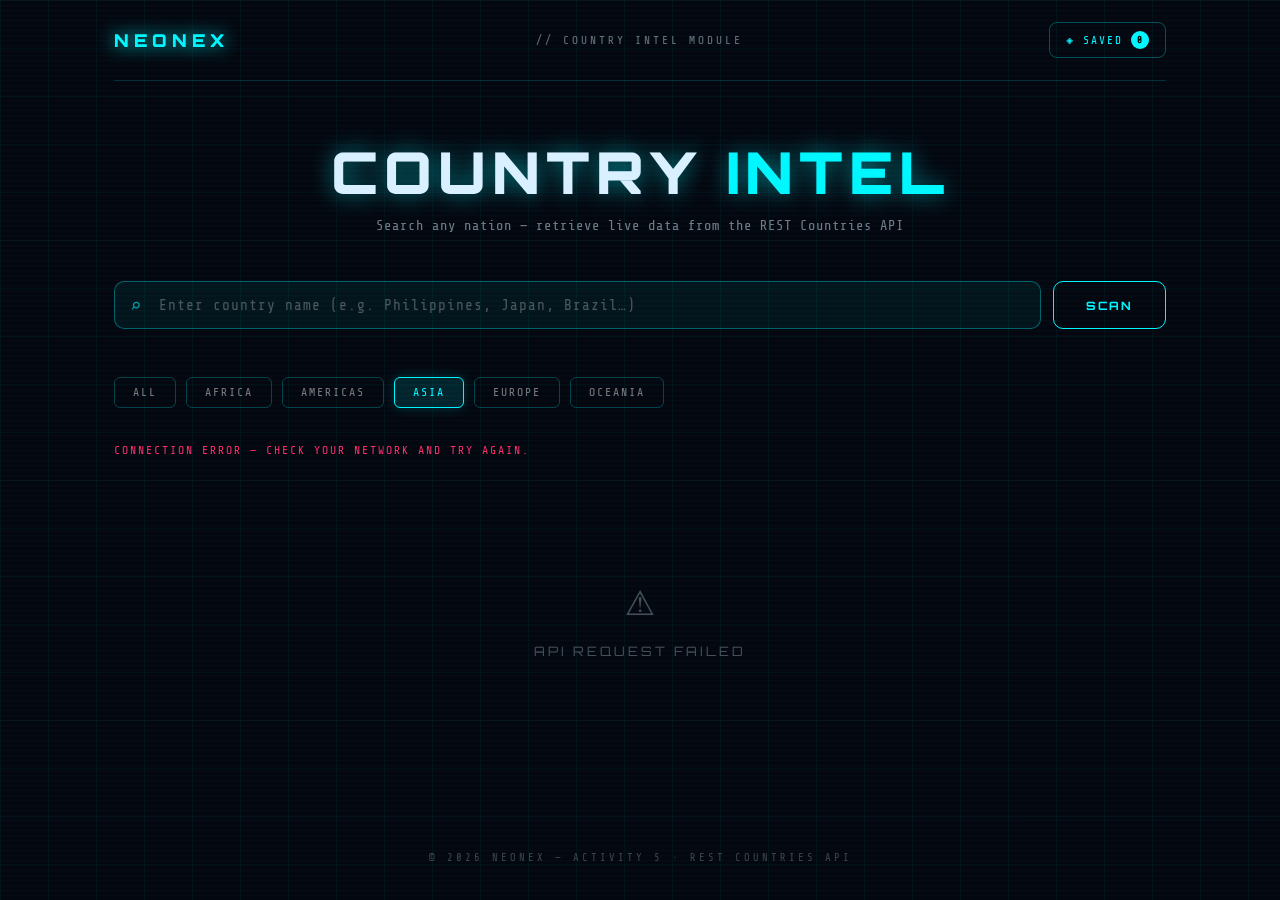
<file: countries.html>
<!doctype html>
<html lang="en">
  <head>
    <meta charset="UTF-8" />
    <meta name="viewport" content="width=device-width, initial-scale=1.0" />
    <title>NEONEX | Country Intel</title>
    <link
      href="https://fonts.googleapis.com/css2?family=Orbitron:wght@400;700;900&family=Share+Tech+Mono&display=swap"
      rel="stylesheet"
    />
    <style>
      /* ── RESET & BASE ─────────────────────────────────────── */
      *, *::before, *::after { margin: 0; padding: 0; box-sizing: border-box; }

      :root {
        --cyan:   #00f7ff;
        --cyan2:  rgba(0, 247, 255, 0.55);
        --cyan3:  rgba(0, 247, 255, 0.12);
        --red:    #ff2d6b;
        --bg:     #030810;
        --bg2:    rgba(5, 16, 32, 0.92);
        --text:   #d8f0ff;
        --mono:   "Share Tech Mono", monospace;
        --display:"Orbitron", sans-serif;
      }

      html, body {
        background: var(--bg);
        color: var(--text);
        font-family: var(--mono);
        min-height: 100vh;
        overflow-x: hidden;
      }

      /* ── ANIMATED GRID BACKGROUND ─────────────────────────── */
      body::before {
        content: "";
        position: fixed;
        inset: 0;
        background-image:
          linear-gradient(rgba(0,247,255,.04) 1px, transparent 1px),
          linear-gradient(90deg, rgba(0,247,255,.04) 1px, transparent 1px);
        background-size: 48px 48px;
        animation: gridScroll 18s linear infinite;
        pointer-events: none;
        z-index: 0;
      }
      @keyframes gridScroll { to { background-position: 0 48px; } }

      /* ── SCANLINES ────────────────────────────────────────── */
      body::after {
        content: "";
        position: fixed;
        inset: 0;
        background: repeating-linear-gradient(
          to bottom,
          rgba(255,255,255,.018),
          rgba(255,255,255,.018) 1px,
          transparent 2px,
          transparent 5px
        );
        pointer-events: none;
        z-index: 0;
      }

      /* ── LAYOUT ───────────────────────────────────────────── */
      .page-wrap {
        position: relative;
        z-index: 1;
        max-width: 1100px;
        margin: 0 auto;
        padding: 0 24px 80px;
      }

      /* ── NAV BAR ──────────────────────────────────────────── */
      nav {
        display: flex;
        align-items: center;
        justify-content: space-between;
        padding: 22px 0;
        border-bottom: 1px solid rgba(0,247,255,.15);
        margin-bottom: 60px;
      }
      .nav-logo {
        font-family: var(--display);
        font-size: 1.1rem;
        font-weight: 900;
        letter-spacing: 5px;
        color: var(--cyan);
        text-shadow: 0 0 18px var(--cyan);
        text-decoration: none;
      }
      .nav-tag {
        font-size: .7rem;
        letter-spacing: 3px;
        opacity: .45;
        text-transform: uppercase;
      }

      /* ── HERO TITLE ───────────────────────────────────────── */
      .section-header {
        text-align: center;
        margin-bottom: 48px;
      }
      .section-header .label {
        display: inline-block;
        font-size: .65rem;
        letter-spacing: 4px;
        color: var(--cyan);
        opacity: .7;
        margin-bottom: 12px;
        text-transform: uppercase;
      }
      .section-header h1 {
        font-family: var(--display);
        font-size: clamp(2rem, 5vw, 3.6rem);
        font-weight: 900;
        letter-spacing: 6px;
        text-transform: uppercase;
        text-shadow: 0 0 22px rgba(0,247,255,.5);
        line-height: 1.1;
      }
      .section-header h1 span { color: var(--cyan); }
      .section-header p {
        margin-top: 14px;
        font-size: .85rem;
        opacity: .5;
        letter-spacing: 1px;
      }

      /* ── SEARCH BAR ───────────────────────────────────────── */
      .search-zone {
        display: flex;
        gap: 12px;
        margin-bottom: 48px;
        flex-wrap: wrap;
      }
      .search-wrap {
        flex: 1 1 300px;
        position: relative;
      }
      .search-wrap::before {
        content: "⌕";
        position: absolute;
        left: 16px;
        top: 50%;
        transform: translateY(-50%);
        font-size: 1.2rem;
        color: var(--cyan);
        opacity: .6;
        pointer-events: none;
      }
      #searchInput {
        width: 100%;
        padding: 15px 15px 15px 44px;
        background: rgba(0,247,255,.055);
        border: 1px solid rgba(0,247,255,.35);
        border-radius: 10px;
        color: var(--text);
        font-family: var(--mono);
        font-size: .9rem;
        letter-spacing: 1px;
        outline: none;
        transition: border-color .25s, box-shadow .25s;
      }
      #searchInput::placeholder { color: rgba(255,255,255,.28); }
      #searchInput:focus {
        border-color: var(--cyan);
        box-shadow: 0 0 18px rgba(0,247,255,.3);
      }

      #searchBtn {
        padding: 15px 32px;
        background: transparent;
        border: 1px solid var(--cyan);
        color: var(--cyan);
        font-family: var(--display);
        font-size: .72rem;
        font-weight: 700;
        letter-spacing: 2px;
        text-transform: uppercase;
        border-radius: 10px;
        cursor: pointer;
        transition: all .3s;
        white-space: nowrap;
      }
      #searchBtn:hover {
        background: rgba(0,247,255,.12);
        box-shadow: 0 0 24px rgba(0,247,255,.55);
      }
      #searchBtn:active { transform: scale(.97); }

      /* ── FILTER ROW ───────────────────────────────────────── */
      .filter-row {
        display: flex;
        gap: 10px;
        flex-wrap: wrap;
        margin-bottom: 36px;
      }
      .filter-btn {
        padding: 8px 18px;
        background: transparent;
        border: 1px solid rgba(0,247,255,.25);
        color: rgba(255,255,255,.45);
        font-family: var(--mono);
        font-size: .72rem;
        letter-spacing: 2px;
        text-transform: uppercase;
        border-radius: 6px;
        cursor: pointer;
        transition: all .25s;
      }
      .filter-btn:hover, .filter-btn.active {
        border-color: var(--cyan);
        color: var(--cyan);
        background: var(--cyan3);
        box-shadow: 0 0 12px rgba(0,247,255,.2);
      }

      /* ── STATUS LINE ──────────────────────────────────────── */
      #statusLine {
        font-size: .72rem;
        letter-spacing: 2px;
        opacity: .5;
        margin-bottom: 28px;
        min-height: 18px;
        text-transform: uppercase;
      }
      #statusLine.error { color: var(--red); opacity: 1; }

      /* ── LOADER ───────────────────────────────────────────── */
      #loader {
        display: none;
        text-align: center;
        padding: 60px 0;
      }
      .loader-ring {
        width: 56px; height: 56px;
        border: 2px solid rgba(0,247,255,.15);
        border-top-color: var(--cyan);
        border-radius: 50%;
        animation: spin .8s linear infinite;
        margin: 0 auto 16px;
      }
      @keyframes spin { to { transform: rotate(360deg); } }
      #loader p {
        font-size: .7rem;
        letter-spacing: 3px;
        color: var(--cyan);
        opacity: .6;
        text-transform: uppercase;
      }

      /* ── CARDS GRID ───────────────────────────────────────── */
      #resultsGrid {
        display: grid;
        grid-template-columns: repeat(auto-fill, minmax(300px, 1fr));
        gap: 20px;
      }

      /* ── COUNTRY CARD ─────────────────────────────────────── */
      .country-card {
        background: var(--bg2);
        border: 1px solid rgba(0,247,255,.14);
        border-radius: 14px;
        overflow: hidden;
        cursor: pointer;
        transition: transform .25s, border-color .25s, box-shadow .25s;
        animation: fadeUp .4s ease both;
      }
      .country-card:hover {
        transform: translateY(-4px);
        border-color: rgba(0,247,255,.5);
        box-shadow: 0 8px 36px rgba(0,247,255,.18);
      }
      @keyframes fadeUp {
        from { opacity: 0; transform: translateY(18px); }
        to   { opacity: 1; transform: translateY(0); }
      }

      .card-flag {
        width: 100%;
        height: 160px;
        object-fit: cover;
        display: block;
        border-bottom: 1px solid rgba(0,247,255,.12);
      }
      .card-body { padding: 20px; }
      .card-name {
        font-family: var(--display);
        font-size: .95rem;
        font-weight: 700;
        letter-spacing: 2px;
        margin-bottom: 14px;
        color: white;
        text-shadow: 0 0 10px rgba(0,247,255,.3);
      }
      .card-row {
        display: flex;
        justify-content: space-between;
        font-size: .72rem;
        letter-spacing: 1px;
        margin-bottom: 7px;
        opacity: .75;
      }
      .card-row .key { color: var(--cyan); opacity: .7; }
      .card-row .val { text-align: right; }

      .card-tags {
        display: flex;
        flex-wrap: wrap;
        gap: 6px;
        margin-top: 14px;
      }
      .tag {
        padding: 4px 10px;
        background: rgba(0,247,255,.08);
        border: 1px solid rgba(0,247,255,.2);
        border-radius: 4px;
        font-size: .62rem;
        letter-spacing: 1.5px;
        color: var(--cyan);
        text-transform: uppercase;
      }

      /* ── DETAIL MODAL ─────────────────────────────────────── */
      .modal-bg {
        position: fixed;
        inset: 0;
        background: rgba(0,0,0,.75);
        backdrop-filter: blur(8px);
        display: flex;
        align-items: center;
        justify-content: center;
        padding: 20px;
        opacity: 0;
        pointer-events: none;
        transition: opacity .3s;
        z-index: 500;
      }
      .modal-bg.open { opacity: 1; pointer-events: all; }

      .modal {
        background: linear-gradient(135deg, #040f1e, #071525);
        border: 1px solid rgba(0,247,255,.3);
        border-radius: 18px;
        width: 100%;
        max-width: 680px;
        max-height: 90vh;
        overflow-y: auto;
        padding: 36px;
        box-shadow: 0 0 60px rgba(0,247,255,.2);
        position: relative;
        transform: scale(.95);
        transition: transform .3s;
        scrollbar-width: thin;
        scrollbar-color: var(--cyan2) transparent;
      }
      .modal-bg.open .modal { transform: scale(1); }

      .modal-close {
        position: absolute;
        top: 18px; right: 18px;
        background: none;
        border: 1px solid rgba(0,247,255,.3);
        color: var(--cyan);
        width: 32px; height: 32px;
        border-radius: 50%;
        font-size: 1rem;
        cursor: pointer;
        transition: all .2s;
        display: flex; align-items: center; justify-content: center;
      }
      .modal-close:hover { background: rgba(0,247,255,.15); box-shadow: 0 0 14px rgba(0,247,255,.4); }

      .modal-flag {
        width: 100%;
        height: 200px;
        object-fit: cover;
        border-radius: 10px;
        margin-bottom: 24px;
        border: 1px solid rgba(0,247,255,.15);
      }
      .modal-title {
        font-family: var(--display);
        font-size: 1.5rem;
        font-weight: 900;
        letter-spacing: 4px;
        text-transform: uppercase;
        text-shadow: 0 0 20px rgba(0,247,255,.5);
        margin-bottom: 6px;
      }
      .modal-native {
        font-size: .78rem;
        opacity: .45;
        letter-spacing: 2px;
        margin-bottom: 28px;
      }

      .modal-grid {
        display: grid;
        grid-template-columns: 1fr 1fr;
        gap: 14px;
        margin-bottom: 24px;
      }
      @media (max-width: 500px) { .modal-grid { grid-template-columns: 1fr; } }

      .modal-stat {
        background: rgba(0,247,255,.05);
        border: 1px solid rgba(0,247,255,.12);
        border-radius: 10px;
        padding: 14px 16px;
      }
      .modal-stat .s-label {
        font-size: .62rem;
        letter-spacing: 3px;
        color: var(--cyan);
        opacity: .65;
        text-transform: uppercase;
        margin-bottom: 5px;
      }
      .modal-stat .s-value {
        font-size: .92rem;
        letter-spacing: 1px;
      }

      .modal-section-title {
        font-family: var(--display);
        font-size: .68rem;
        letter-spacing: 3px;
        color: var(--cyan);
        opacity: .6;
        text-transform: uppercase;
        margin: 20px 0 10px;
      }
      .lang-pills { display: flex; flex-wrap: wrap; gap: 8px; }
      .lang-pill {
        padding: 6px 14px;
        background: rgba(0,247,255,.07);
        border: 1px solid rgba(0,247,255,.2);
        border-radius: 6px;
        font-size: .72rem;
        letter-spacing: 1.5px;
        color: var(--text);
      }
      .border-list { display: flex; flex-wrap: wrap; gap: 8px; }
      .border-tag {
        padding: 5px 12px;
        background: rgba(255,255,255,.04);
        border: 1px solid rgba(255,255,255,.12);
        border-radius: 6px;
        font-size: .68rem;
        letter-spacing: 2px;
      }

      /* ── EMPTY / ERROR STATE ──────────────────────────────── */
      .empty-state {
        text-align: center;
        padding: 80px 20px;
        opacity: .3;
      }
      .empty-state .icon { font-size: 3rem; margin-bottom: 16px; }
      .empty-state p {
        font-family: var(--display);
        font-size: .8rem;
        letter-spacing: 3px;
        text-transform: uppercase;
      }

      /* ── FOOTER ───────────────────────────────────────────── */
      footer {
        position: relative; z-index: 1;
        text-align: center;
        padding: 32px;
        font-size: .65rem;
        letter-spacing: 3px;
        opacity: .25;
        text-transform: uppercase;
        border-top: 1px solid rgba(0,247,255,.08);
      }

      /* ── SCROLLBAR ────────────────────────────────────────── */
      ::-webkit-scrollbar { width: 6px; }
      ::-webkit-scrollbar-track { background: transparent; }
      ::-webkit-scrollbar-thumb { background: rgba(0,247,255,.25); border-radius: 3px; }

      /* ── SAVE BUTTON ──────────────────────────────────────── */
      .card-footer {
        display: flex;
        justify-content: flex-end;
        padding: 10px 20px 16px;
        border-top: 1px solid rgba(0,247,255,.08);
      }
      .save-btn {
        padding: 7px 18px;
        background: transparent;
        border: 1px solid rgba(0,247,255,.4);
        color: var(--cyan);
        font-family: var(--mono);
        font-size: .65rem;
        letter-spacing: 2px;
        text-transform: uppercase;
        border-radius: 6px;
        cursor: pointer;
        transition: all .25s;
      }
      .save-btn:hover {
        background: rgba(0,247,255,.12);
        box-shadow: 0 0 14px rgba(0,247,255,.35);
      }
      .save-btn.saved {
        border-color: #00ff88;
        color: #00ff88;
        cursor: default;
        box-shadow: 0 0 10px rgba(0,255,136,.25);
      }
      .save-btn.saved:hover { background: transparent; box-shadow: 0 0 10px rgba(0,255,136,.25); }

      /* Modal save button */
      .modal-save-btn {
        display: block;
        width: 100%;
        margin-top: 24px;
        padding: 14px;
        background: rgba(0,247,255,.08);
        border: 1px solid rgba(0,247,255,.5);
        color: var(--cyan);
        font-family: var(--display);
        font-size: .72rem;
        font-weight: 700;
        letter-spacing: 3px;
        text-transform: uppercase;
        border-radius: 10px;
        cursor: pointer;
        transition: all .3s;
      }
      .modal-save-btn:hover {
        background: rgba(0,247,255,.18);
        box-shadow: 0 0 24px rgba(0,247,255,.4);
      }
      .modal-save-btn.saved {
        border-color: #00ff88;
        color: #00ff88;
        background: rgba(0,255,136,.06);
        box-shadow: 0 0 16px rgba(0,255,136,.2);
        cursor: default;
      }

      /* ── TOAST NOTIFICATION ───────────────────────────────── */
      #toast {
        position: fixed;
        bottom: 32px;
        left: 50%;
        transform: translateX(-50%) translateY(20px);
        background: rgba(5, 20, 35, 0.95);
        border: 1px solid rgba(0,247,255,.4);
        color: var(--cyan);
        padding: 12px 28px;
        border-radius: 40px;
        font-size: .72rem;
        letter-spacing: 2px;
        text-transform: uppercase;
        opacity: 0;
        pointer-events: none;
        transition: all .35s ease;
        z-index: 9999;
        box-shadow: 0 0 30px rgba(0,247,255,.2);
        white-space: nowrap;
      }
      #toast.show {
        opacity: 1;
        transform: translateX(-50%) translateY(0);
      }
      #toast.success { border-color: #00ff88; color: #00ff88; box-shadow: 0 0 30px rgba(0,255,136,.2); }
      #toast.warn    { border-color: #ffaa00; color: #ffaa00; box-shadow: 0 0 30px rgba(255,170,0,.2); }

      /* ── SAVED NAV LINK ───────────────────────────────────── */
      .saved-nav-link {
        display: flex;
        align-items: center;
        gap: 8px;
        font-size: .7rem;
        letter-spacing: 2px;
        color: var(--cyan) !important;
        text-decoration: none;
        text-transform: uppercase;
        padding: 8px 16px;
        border: 1px solid rgba(0,247,255,.3);
        border-radius: 8px;
        transition: all .25s;
      }
      .saved-nav-link:hover {
        background: rgba(0,247,255,.08);
        box-shadow: 0 0 14px rgba(0,247,255,.25);
      }
      .saved-nav-link .badge {
        background: var(--cyan);
        color: #000;
        border-radius: 50%;
        width: 18px; height: 18px;
        font-size: .6rem;
        font-weight: 700;
        display: flex; align-items: center; justify-content: center;
      }
    </style>
  </head>
  <body>

    <div class="page-wrap">

      <!-- NAV -->
      <nav>
        <a href="index.html" class="nav-logo">NEONEX</a>
        <span class="nav-tag">// Country Intel Module</span>
        <a href="saved-countries.html" class="saved-nav-link" id="savedNavLink">
          ◈ Saved <span class="badge" id="savedBadge">0</span>
        </a>
      </nav>

      <!-- HEADER -->
      <div class="section-header">
        <h1>Country <span>Intel</span></h1>
        <p>Search any nation — retrieve live data from the REST Countries API</p>
      </div>

      <!-- SEARCH -->
      <div class="search-zone">
        <div class="search-wrap">
          <input
            type="text"
            id="searchInput"
            placeholder="Enter country name (e.g. Philippines, Japan, Brazil…)"
            autocomplete="off"
          />
        </div>
        <button id="searchBtn">Scan</button>
      </div>

      <!-- REGION FILTERS -->
      <div class="filter-row" id="filterRow">
        <button class="filter-btn active" data-region="">All</button>
        <button class="filter-btn" data-region="Africa">Africa</button>
        <button class="filter-btn" data-region="Americas">Americas</button>
        <button class="filter-btn" data-region="Asia">Asia</button>
        <button class="filter-btn" data-region="Europe">Europe</button>
        <button class="filter-btn" data-region="Oceania">Oceania</button>
      </div>

      <!-- STATUS -->
      <div id="statusLine"></div>

      <!-- LOADER -->
      <div id="loader">
        <div class="loader-ring"></div>
        <p>Fetching intel…</p>
      </div>

      <!-- RESULTS -->
      <div id="resultsGrid"></div>

    </div><!-- /page-wrap -->

    <!-- DETAIL MODAL -->
    <div class="modal-bg" id="modalBg">
      <div class="modal" id="modalBox">
        <button class="modal-close" id="modalClose">✕</button>
        <div id="modalContent"></div>
      </div>
    </div>

    <footer>© 2026 NEONEX — Activity 5 · REST Countries API</footer>

    <!-- TOAST -->
    <div id="toast"></div>

    <script>
      /* ─────────────────────────────────────────────────────────
         NEONEX Country Intel — Activity 3
         API: https://restcountries.com  (free, no key required)
      ──────────────────────────────────────────────────────────*/

      const BASE = "https://restcountries.com/v3.1";

      /* ── LOCAL STORAGE HELPERS ──────────────────────────── */
      const LS_KEY = "neonex_saved_countries";

      function getSaved() {
        try { return JSON.parse(localStorage.getItem(LS_KEY)) || []; }
        catch { return []; }
      }

      function isSaved(name) {
        return getSaved().some(c => c.name === name);
      }

      function saveCountry(c) {
        const list = getSaved();
        if (list.some(x => x.name === c.name.common)) {
          showToast("Already saved!", "warn"); return;
        }
        list.push({
          name:       c.name.common,
          official:   c.name.official,
          flag:       c.flags?.svg || c.flags?.png || "",
          capital:    capital(c.capital),
          region:     c.region || "—",
          population: c.population,
          area:       c.area || null,
          currency:   currencies(c.currencies),
          tld:        c.tld?.join(", ") || "—"
        });
        localStorage.setItem(LS_KEY, JSON.stringify(list));
        updateBadge();
        showToast(`✔ ${c.name.common} saved!`, "success");
      }

      function updateBadge() {
        const badge = document.getElementById("savedBadge");
        if (badge) badge.textContent = getSaved().length;
      }

      function showToast(msg, type = "") {
        const t = document.getElementById("toast");
        t.textContent = msg;
        t.className = "show " + type;
        clearTimeout(t._timer);
        t._timer = setTimeout(() => { t.className = ""; }, 2800);
      }

      // DOM refs
      const searchInput  = document.getElementById("searchInput");
      const searchBtn    = document.getElementById("searchBtn");
      const filterRow    = document.getElementById("filterRow");
      const statusLine   = document.getElementById("statusLine");
      const loader       = document.getElementById("loader");
      const resultsGrid  = document.getElementById("resultsGrid");
      const modalBg      = document.getElementById("modalBg");
      const modalClose   = document.getElementById("modalClose");
      const modalContent = document.getElementById("modalContent");

      // Fields we need — keep response lean
      const FIELDS = "fields=name,flags,capital,population,region,subregion,area,languages,currencies,borders,timezones,continents,tld";

      let currentRegion = "";
      let allResults    = []; // store last fetch for re-filtering


      /* ── FETCH HELPERS ──────────────────────────────────── */

      /**
       * fetch() with an 8-second timeout.
       * Prevents silent hangs on GitHub Pages / slow connections.
       */
      async function fetchWithTimeout(url, ms = 8000) {
        const controller = new AbortController();
        const timer = setTimeout(() => controller.abort(), ms);
        try {
          const res = await fetch(url, { signal: controller.signal });
          clearTimeout(timer);
          return res;
        } catch (err) {
          clearTimeout(timer);
          if (err.name === "AbortError") throw new Error("TIMEOUT");
          throw new Error("FETCH_ERROR");
        }
      }

      /**
       * Fetch countries by name.
       * Uses /name/{query} endpoint.
       */
      async function fetchByName(query) {
        const url = `${BASE}/name/${encodeURIComponent(query)}?${FIELDS}`;
        const res = await fetchWithTimeout(url);
        if (!res.ok) {
          if (res.status === 404) throw new Error("NO_RESULTS");
          throw new Error("FETCH_ERROR");
        }
        return res.json();
      }

      /**
       * Fetch countries by region.
       * Uses /region/{region} endpoint.
       */
      async function fetchByRegion(region) {
        const url = `${BASE}/region/${encodeURIComponent(region)}?${FIELDS}`;
        const res = await fetchWithTimeout(url);
        if (!res.ok) throw new Error("FETCH_ERROR");
        return res.json();
      }

      /**
       * Fetch all countries — used for "All" with no name query.
       * NOTE: This is the heaviest call (~1MB). We only fire it
       * when the user explicitly clicks "All" with no search term.
       */
      async function fetchAll() {
        const url = `${BASE}/all?${FIELDS}`;
        const res = await fetchWithTimeout(url, 12000);
        if (!res.ok) throw new Error("FETCH_ERROR");
        return res.json();
      }


      /* ── DISPLAY HELPERS ────────────────────────────────── */

      function setStatus(msg, isError = false) {
        statusLine.textContent = msg;
        statusLine.className = isError ? "error" : "";
      }

      function showLoader(visible) {
        loader.style.display = visible ? "block" : "none";
      }

      /** Format large numbers with commas */
      function fmt(n) {
        return n ? n.toLocaleString() : "—";
      }

      /** Extract first capital from array or return "—" */
      function capital(c) {
        return Array.isArray(c) && c.length ? c[0] : "—";
      }

      /** Extract currency string from currencies object */
      function currencies(obj) {
        if (!obj) return "—";
        return Object.values(obj)
          .map(c => `${c.name} (${c.symbol || "?"})`)
          .join(", ");
      }

      /** Extract languages from object */
      function languages(obj) {
        if (!obj) return [];
        return Object.values(obj);
      }


      /* ── RENDER CARDS ───────────────────────────────────── */

      function renderCards(countries) {
        resultsGrid.innerHTML = "";

        if (!countries.length) {
          resultsGrid.innerHTML = `
            <div class="empty-state" style="grid-column:1/-1">
              <div class="icon">◈</div>
              <p>No matches found</p>
            </div>`;
          return;
        }

        // Sort alphabetically
        countries.sort((a, b) =>
          a.name.common.localeCompare(b.name.common)
        );

        countries.forEach((c, i) => {
          const card = document.createElement("div");
          card.className = "country-card";
          card.style.animationDelay = `${i * 40}ms`;

          const already = isSaved(c.name.common);

          card.innerHTML = `
            <img class="card-flag"
                 src="${c.flags?.svg || c.flags?.png || ''}"
                 alt="Flag of ${c.name.common}"
                 loading="lazy" />
            <div class="card-body">
              <div class="card-name">${c.name.common}</div>
              <div class="card-row">
                <span class="key">Capital</span>
                <span class="val">${capital(c.capital)}</span>
              </div>
              <div class="card-row">
                <span class="key">Region</span>
                <span class="val">${c.region || "—"}</span>
              </div>
              <div class="card-row">
                <span class="key">Population</span>
                <span class="val">${fmt(c.population)}</span>
              </div>
              <div class="card-row">
                <span class="key">Area</span>
                <span class="val">${c.area ? fmt(c.area) + " km²" : "—"}</span>
              </div>
              <div class="card-tags">
                ${c.continents?.map(t => `<span class="tag">${t}</span>`).join("") || ""}
              </div>
            </div>
            <div class="card-footer">
              <button class="save-btn${already ? ' saved' : ''}" data-name="${c.name.common}">
                ${already ? '✔ Saved' : '+ Save Country'}
              </button>
            </div>`;

          // Save button — stop propagation so card click (modal) doesn't fire
          card.querySelector(".save-btn").addEventListener("click", (e) => {
            e.stopPropagation();
            if (!isSaved(c.name.common)) {
              saveCountry(c);
              const btn = e.currentTarget;
              btn.textContent = "✔ Saved";
              btn.classList.add("saved");
            }
          });

          // Click card body → open detail modal
          card.querySelector(".card-body").addEventListener("click", () => openModal(c));
          card.querySelector(".card-flag").addEventListener("click", () => openModal(c));
          card.querySelector(".card-name").addEventListener("click", () => openModal(c));
          resultsGrid.appendChild(card);
        });
      }


      /* ── DETAIL MODAL ───────────────────────────────────── */

      function openModal(c) {
        const langs = languages(c.languages);
        const borders = c.borders || [];

        modalContent.innerHTML = `
          <img class="modal-flag"
               src="${c.flags?.svg || c.flags?.png || ''}"
               alt="Flag of ${c.name.common}" />
          <div class="modal-title">${c.name.common}</div>
          <div class="modal-native">${c.name.official}</div>

          <div class="modal-grid">
            <div class="modal-stat">
              <div class="s-label">Capital</div>
              <div class="s-value">${capital(c.capital)}</div>
            </div>
            <div class="modal-stat">
              <div class="s-label">Region</div>
              <div class="s-value">${c.region || "—"} / ${c.subregion || "—"}</div>
            </div>
            <div class="modal-stat">
              <div class="s-label">Population</div>
              <div class="s-value">${fmt(c.population)}</div>
            </div>
            <div class="modal-stat">
              <div class="s-label">Area</div>
              <div class="s-value">${c.area ? fmt(c.area) + " km²" : "—"}</div>
            </div>
            <div class="modal-stat">
              <div class="s-label">Currency</div>
              <div class="s-value">${currencies(c.currencies)}</div>
            </div>
            <div class="modal-stat">
              <div class="s-label">Top-Level Domain</div>
              <div class="s-value">${c.tld?.join(", ") || "—"}</div>
            </div>
            <div class="modal-stat">
              <div class="s-label">Timezones</div>
              <div class="s-value">${c.timezones?.slice(0,3).join(", ") || "—"}${c.timezones?.length > 3 ? " …" : ""}</div>
            </div>
            <div class="modal-stat">
              <div class="s-label">Continent</div>
              <div class="s-value">${c.continents?.join(", ") || "—"}</div>
            </div>
          </div>

          ${langs.length ? `
            <div class="modal-section-title">Languages</div>
            <div class="lang-pills">
              ${langs.map(l => `<span class="lang-pill">${l}</span>`).join("")}
            </div>` : ""}

          ${borders.length ? `
            <div class="modal-section-title">Bordering Countries (${borders.length})</div>
            <div class="border-list">
              ${borders.map(b => `<span class="border-tag">${b}</span>`).join("")}
            </div>` : ""}

          <button class="modal-save-btn${isSaved(c.name.common) ? ' saved' : ''}" id="modalSaveBtn">
            ${isSaved(c.name.common) ? '✔ Already Saved' : '+ Save Country'}
          </button>
        `;

        modalBg.classList.add("open");
        document.body.style.overflow = "hidden";

        // Wire up modal save button
        const modalSaveBtn = document.getElementById("modalSaveBtn");
        if (modalSaveBtn && !isSaved(c.name.common)) {
          modalSaveBtn.addEventListener("click", () => {
            saveCountry(c);
            modalSaveBtn.textContent = "✔ Already Saved";
            modalSaveBtn.classList.add("saved");
            // Also update card button if visible
            const cardBtn = document.querySelector(`.save-btn[data-name="${c.name.common}"]`);
            if (cardBtn) { cardBtn.textContent = "✔ Saved"; cardBtn.classList.add("saved"); }
          });
        }
      }

      function closeModal() {
        modalBg.classList.remove("open");
        document.body.style.overflow = "";
      }

      modalClose.addEventListener("click", closeModal);
      modalBg.addEventListener("click", e => {
        if (e.target === modalBg) closeModal();
      });
      document.addEventListener("keydown", e => {
        if (e.key === "Escape") closeModal();
      });


      /* ── MAIN SEARCH HANDLER ────────────────────────────── */

      async function doSearch() {
        const query = searchInput.value.trim();

        // Need either a name or a region to search
        if (!query && !currentRegion) {
          setStatus("Enter a country name or select a region to begin.", true);
          return;
        }

        showLoader(true);
        resultsGrid.innerHTML = "";
        setStatus("");

        try {
          let data;

          if (query) {
            // Name search — then optionally filter by active region
            data = await fetchByName(query);
            if (currentRegion) {
              data = data.filter(c =>
                c.region.toLowerCase() === currentRegion.toLowerCase()
              );
            }
          } else if (currentRegion) {
            // Region only
            data = await fetchByRegion(currentRegion);
          } else {
            data = await fetchAll();
          }

          allResults = data;
          setStatus(`${data.length} result${data.length !== 1 ? "s" : ""} found`);
          renderCards(data);

        } catch (err) {
          allResults = [];
          if (err.message === "NO_RESULTS") {
            setStatus("No countries matched your search.", true);
            resultsGrid.innerHTML = `
              <div class="empty-state" style="grid-column:1/-1">
                <div class="icon">◈</div>
                <p>No data found</p>
              </div>`;
          } else if (err.message === "TIMEOUT") {
            setStatus("Request timed out — the API may be slow. Try a more specific search.", true);
            resultsGrid.innerHTML = `
              <div class="empty-state" style="grid-column:1/-1">
                <div class="icon">⏱</div>
                <p>Request timed out — try again</p>
              </div>`;
          } else {
            setStatus("Connection error — check your network and try again.", true);
            resultsGrid.innerHTML = `
              <div class="empty-state" style="grid-column:1/-1">
                <div class="icon">⚠</div>
                <p>API request failed</p>
              </div>`;
          }
        } finally {
          showLoader(false);
        }
      }


      /* ── REGION FILTER BUTTONS ──────────────────────────── */

      filterRow.addEventListener("click", e => {
        const btn = e.target.closest(".filter-btn");
        if (!btn) return;

        // Update active state
        document.querySelectorAll(".filter-btn").forEach(b => b.classList.remove("active"));
        btn.classList.add("active");

        currentRegion = btn.dataset.region;

        // If there's already a query or a region is selected, re-run
        if (searchInput.value.trim() || currentRegion) doSearch();
      });


      /* ── SEARCH TRIGGERS ────────────────────────────────── */

      searchBtn.addEventListener("click", doSearch);

      searchInput.addEventListener("keydown", e => {
        if (e.key === "Enter") doSearch();
      });


      /* ── INITIAL LOAD ───────────────────────────────────────
         Load Asia by default on startup. We use /region/Asia
         (safe, ~50 countries) instead of /all (~250 countries).
         The /all endpoint is what caused GitHub Pages timeouts
         before — /region calls are much smaller and reliable.
      ────────────────────────────────────────────────────────── */
      (function init() {
        updateBadge();
        currentRegion = "Asia";
        document.querySelector('[data-region="Asia"]').classList.add("active");
        document.querySelector('[data-region=""]').classList.remove("active");
        doSearch();
      })();
    </script>

  </body>
</html>
</file>
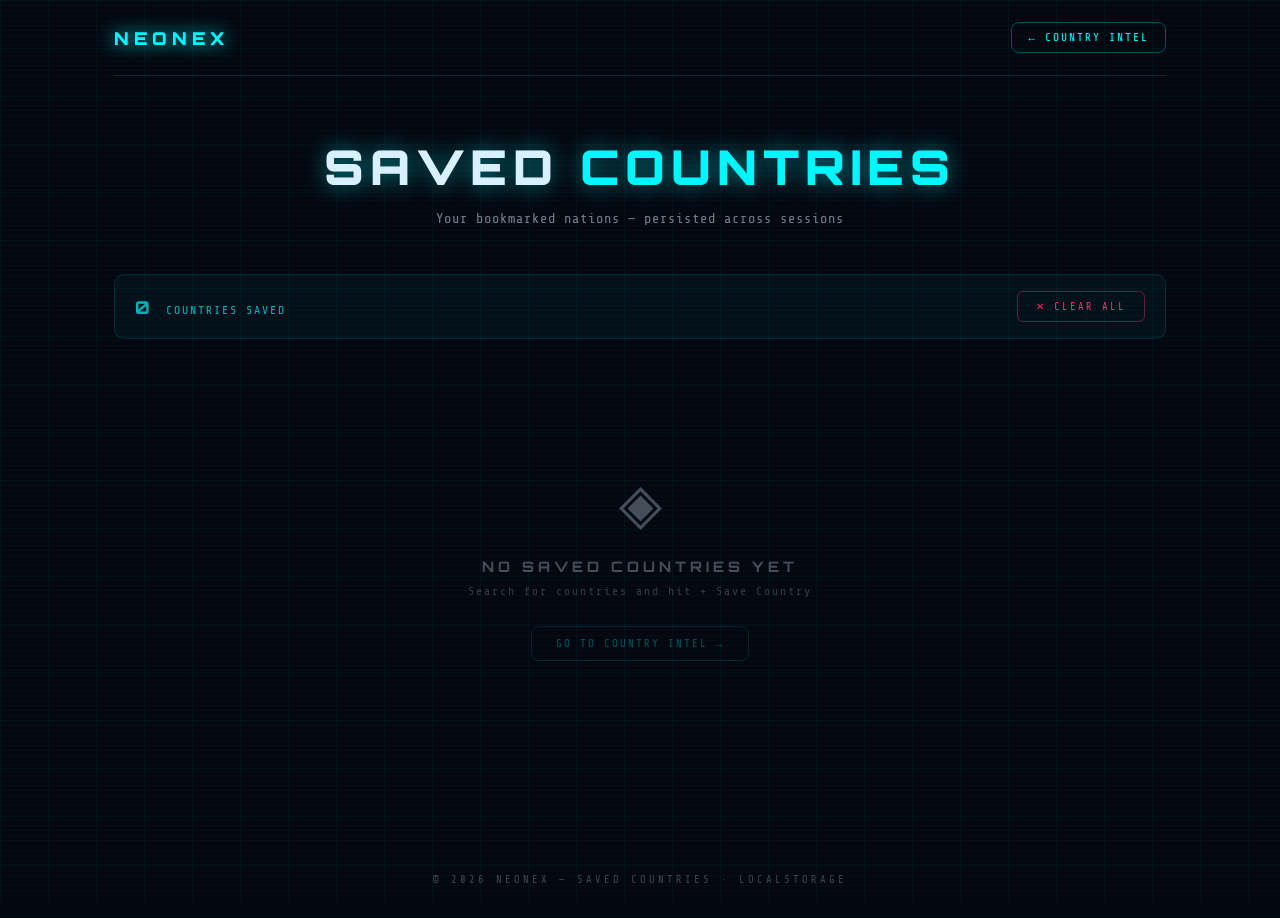
<file: saved-countries.html>
<!doctype html>
<html lang="en">
  <head>
    <meta charset="UTF-8" />
    <meta name="viewport" content="width=device-width, initial-scale=1.0" />
    <title>NEONEX | Saved Countries</title>
    <link
      href="https://fonts.googleapis.com/css2?family=Orbitron:wght@400;700;900&family=Share+Tech+Mono&display=swap"
      rel="stylesheet"
    />
    <style>
      *, *::before, *::after { margin: 0; padding: 0; box-sizing: border-box; }

      :root {
        --cyan:   #00f7ff;
        --cyan2:  rgba(0, 247, 255, 0.55);
        --cyan3:  rgba(0, 247, 255, 0.12);
        --red:    #ff2d6b;
        --green:  #00ff88;
        --bg:     #030810;
        --bg2:    rgba(5, 16, 32, 0.92);
        --text:   #d8f0ff;
        --mono:   "Share Tech Mono", monospace;
        --display:"Orbitron", sans-serif;
      }

      html, body {
        background: var(--bg);
        color: var(--text);
        font-family: var(--mono);
        min-height: 100vh;
        overflow-x: hidden;
      }

      /* Animated grid */
      body::before {
        content: "";
        position: fixed; inset: 0;
        background-image:
          linear-gradient(rgba(0,247,255,.04) 1px, transparent 1px),
          linear-gradient(90deg, rgba(0,247,255,.04) 1px, transparent 1px);
        background-size: 48px 48px;
        animation: gridScroll 18s linear infinite;
        pointer-events: none; z-index: 0;
      }
      @keyframes gridScroll { to { background-position: 0 48px; } }

      /* Scanlines */
      body::after {
        content: "";
        position: fixed; inset: 0;
        background: repeating-linear-gradient(
          to bottom,
          rgba(255,255,255,.018), rgba(255,255,255,.018) 1px,
          transparent 2px, transparent 5px
        );
        pointer-events: none; z-index: 0;
      }

      .page-wrap {
        position: relative; z-index: 1;
        max-width: 1100px;
        margin: 0 auto;
        padding: 0 24px 80px;
      }

      /* NAV */
      nav {
        display: flex;
        align-items: center;
        justify-content: space-between;
        padding: 22px 0;
        border-bottom: 1px solid rgba(0,247,255,.15);
        margin-bottom: 60px;
      }
      .nav-logo {
        font-family: var(--display);
        font-size: 1.1rem; font-weight: 900;
        letter-spacing: 5px;
        color: var(--cyan);
        text-shadow: 0 0 18px var(--cyan);
        text-decoration: none;
      }
      .nav-back {
        font-size: .7rem; letter-spacing: 2px;
        color: var(--cyan); text-decoration: none;
        padding: 8px 16px;
        border: 1px solid rgba(0,247,255,.3);
        border-radius: 8px;
        transition: all .25s;
        text-transform: uppercase;
      }
      .nav-back:hover {
        background: rgba(0,247,255,.08);
        box-shadow: 0 0 14px rgba(0,247,255,.25);
      }

      /* HEADER */
      .section-header {
        text-align: center;
        margin-bottom: 48px;
      }
      .section-header .label {
        display: inline-block;
        font-size: .65rem; letter-spacing: 4px;
        color: var(--cyan); opacity: .7;
        margin-bottom: 12px; text-transform: uppercase;
      }
      .section-header h1 {
        font-family: var(--display);
        font-size: clamp(1.8rem, 4vw, 3rem);
        font-weight: 900; letter-spacing: 6px;
        text-transform: uppercase;
        text-shadow: 0 0 22px rgba(0,247,255,.5);
      }
      .section-header h1 span { color: var(--cyan); }
      .section-header p {
        margin-top: 14px; font-size: .85rem;
        opacity: .5; letter-spacing: 1px;
      }

      /* STATS BAR */
      .stats-bar {
        display: flex;
        align-items: center;
        justify-content: space-between;
        flex-wrap: wrap;
        gap: 12px;
        margin-bottom: 32px;
        padding: 16px 20px;
        background: rgba(0,247,255,.04);
        border: 1px solid rgba(0,247,255,.12);
        border-radius: 10px;
      }
      .stats-bar .count {
        font-size: .72rem; letter-spacing: 2px;
        color: var(--cyan); opacity: .7;
        text-transform: uppercase;
      }
      .stats-bar .count strong {
        font-family: var(--display);
        font-size: 1.1rem; color: var(--cyan);
        opacity: 1; margin-right: 6px;
      }
      .clear-all-btn {
        padding: 8px 18px;
        background: transparent;
        border: 1px solid rgba(255,45,107,.4);
        color: var(--red);
        font-family: var(--mono);
        font-size: .65rem; letter-spacing: 2px;
        text-transform: uppercase;
        border-radius: 6px; cursor: pointer;
        transition: all .25s;
      }
      .clear-all-btn:hover {
        background: rgba(255,45,107,.1);
        box-shadow: 0 0 14px rgba(255,45,107,.3);
      }

      /* GRID */
      #savedGrid {
        display: grid;
        grid-template-columns: repeat(auto-fill, minmax(300px, 1fr));
        gap: 20px;
      }

      /* SAVED CARD */
      .saved-card {
        background: var(--bg2);
        border: 1px solid rgba(0,247,255,.14);
        border-radius: 14px;
        overflow: hidden;
        animation: fadeUp .4s ease both;
        transition: border-color .25s, box-shadow .25s;
      }
      .saved-card:hover {
        border-color: rgba(0,247,255,.45);
        box-shadow: 0 8px 36px rgba(0,247,255,.15);
      }
      @keyframes fadeUp {
        from { opacity: 0; transform: translateY(18px); }
        to   { opacity: 1; transform: translateY(0); }
      }

      .saved-flag {
        width: 100%; height: 155px;
        object-fit: cover; display: block;
        border-bottom: 1px solid rgba(0,247,255,.1);
      }
      .saved-body { padding: 18px 20px 6px; }
      .saved-name {
        font-family: var(--display);
        font-size: .9rem; font-weight: 700;
        letter-spacing: 2px; margin-bottom: 12px;
        color: white;
        text-shadow: 0 0 10px rgba(0,247,255,.3);
      }
      .saved-row {
        display: flex;
        justify-content: space-between;
        font-size: .7rem; letter-spacing: 1px;
        margin-bottom: 7px; opacity: .75;
      }
      .saved-row .key { color: var(--cyan); opacity: .7; }
      .saved-row .val { text-align: right; max-width: 60%; word-break: break-word; }

      .saved-footer {
        display: flex;
        justify-content: flex-end;
        padding: 12px 20px 16px;
        border-top: 1px solid rgba(0,247,255,.08);
      }
      .remove-btn {
        padding: 6px 16px;
        background: transparent;
        border: 1px solid rgba(255,45,107,.35);
        color: var(--red);
        font-family: var(--mono);
        font-size: .62rem; letter-spacing: 2px;
        text-transform: uppercase;
        border-radius: 6px; cursor: pointer;
        transition: all .25s;
      }
      .remove-btn:hover {
        background: rgba(255,45,107,.1);
        box-shadow: 0 0 12px rgba(255,45,107,.3);
      }

      /* EMPTY STATE */
      .empty-state {
        grid-column: 1 / -1;
        text-align: center;
        padding: 100px 20px;
        opacity: .3;
      }
      .empty-state .icon { font-size: 3.5rem; margin-bottom: 20px; }
      .empty-state h2 {
        font-family: var(--display);
        font-size: .9rem; letter-spacing: 4px;
        text-transform: uppercase; margin-bottom: 10px;
      }
      .empty-state p {
        font-size: .72rem; letter-spacing: 2px; opacity: .7;
      }
      .empty-state a {
        display: inline-block;
        margin-top: 28px;
        padding: 10px 24px;
        border: 1px solid rgba(0,247,255,.4);
        color: var(--cyan); text-decoration: none;
        border-radius: 8px; font-size: .68rem;
        letter-spacing: 2px; text-transform: uppercase;
        opacity: 1;
        transition: all .25s;
      }
      .empty-state a:hover { background: rgba(0,247,255,.1); }

      /* TOAST */
      #toast {
        position: fixed; bottom: 32px;
        left: 50%; transform: translateX(-50%) translateY(20px);
        background: rgba(5, 20, 35, 0.95);
        border: 1px solid rgba(0,247,255,.4);
        color: var(--cyan);
        padding: 12px 28px; border-radius: 40px;
        font-size: .72rem; letter-spacing: 2px;
        text-transform: uppercase;
        opacity: 0; pointer-events: none;
        transition: all .35s ease; z-index: 9999;
        box-shadow: 0 0 30px rgba(0,247,255,.2);
        white-space: nowrap;
      }
      #toast.show { opacity: 1; transform: translateX(-50%) translateY(0); }
      #toast.warn { border-color: #ff2d6b; color: #ff2d6b; }

      /* SCROLLBAR */
      ::-webkit-scrollbar { width: 6px; }
      ::-webkit-scrollbar-track { background: transparent; }
      ::-webkit-scrollbar-thumb { background: rgba(0,247,255,.25); border-radius: 3px; }

      footer {
        position: relative; z-index: 1;
        text-align: center; padding: 32px;
        font-size: .65rem; letter-spacing: 3px;
        opacity: .25; text-transform: uppercase;
        border-top: 1px solid rgba(0,247,255,.08);
      }
    </style>
  </head>
  <body>

    <div class="page-wrap">

      <!-- NAV -->
      <nav>
        <a href="index.html" class="nav-logo">NEONEX</a>
        <a href="countries.html" class="nav-back">← Country Intel</a>
      </nav>

      <!-- HEADER -->
      <div class="section-header">
        <h1>Saved <span>Countries</span></h1>
        <p>Your bookmarked nations — persisted across sessions</p>
      </div>

      <!-- STATS BAR -->
      <div class="stats-bar">
        <span class="count"><strong id="countNum">0</strong> countries saved</span>
        <button class="clear-all-btn" id="clearAllBtn">✕ Clear All</button>
      </div>

      <!-- SAVED GRID -->
      <div id="savedGrid"></div>

    </div>

    <footer>© 2026 NEONEX — Saved Countries · localStorage</footer>

    <div id="toast"></div>

    <script>
      const LS_KEY = "neonex_saved_countries";

      function getSaved() {
        try { return JSON.parse(localStorage.getItem(LS_KEY)) || []; }
        catch { return []; }
      }

      function setSaved(list) {
        localStorage.setItem(LS_KEY, JSON.stringify(list));
      }

      function fmt(n) {
        return n ? Number(n).toLocaleString() : "—";
      }

      function showToast(msg, type = "") {
        const t = document.getElementById("toast");
        t.textContent = msg;
        t.className = "show " + type;
        clearTimeout(t._timer);
        t._timer = setTimeout(() => { t.className = ""; }, 2600);
      }

      function removeCountry(name) {
        const list = getSaved().filter(c => c.name !== name);
        setSaved(list);
        render();
        showToast(`${name} removed`, "warn");
      }

      function clearAll() {
        if (!getSaved().length) return;
        if (confirm("Remove all saved countries?")) {
          localStorage.removeItem(LS_KEY);
          render();
          showToast("All cleared", "warn");
        }
      }

      function render() {
        const list = getSaved();
        const grid = document.getElementById("savedGrid");
        const countNum = document.getElementById("countNum");
        countNum.textContent = list.length;

        grid.innerHTML = "";

        if (!list.length) {
          grid.innerHTML = `
            <div class="empty-state">
              <div class="icon">◈</div>
              <h2>No saved countries yet</h2>
              <p>Search for countries and hit + Save Country</p>
              <a href="countries.html">Go to Country Intel →</a>
            </div>`;
          return;
        }

        list.forEach((c, i) => {
          const card = document.createElement("div");
          card.className = "saved-card";
          card.style.animationDelay = `${i * 40}ms`;

          card.innerHTML = `
            <img class="saved-flag" src="${c.flag}" alt="Flag of ${c.name}" loading="lazy" />
            <div class="saved-body">
              <div class="saved-name">${c.name}</div>
              <div class="saved-row">
                <span class="key">Official Name</span>
                <span class="val">${c.official}</span>
              </div>
              <div class="saved-row">
                <span class="key">Capital</span>
                <span class="val">${c.capital}</span>
              </div>
              <div class="saved-row">
                <span class="key">Region</span>
                <span class="val">${c.region}</span>
              </div>
              <div class="saved-row">
                <span class="key">Population</span>
                <span class="val">${fmt(c.population)}</span>
              </div>
              <div class="saved-row">
                <span class="key">Area</span>
                <span class="val">${c.area ? fmt(c.area) + " km²" : "—"}</span>
              </div>
              <div class="saved-row">
                <span class="key">Currency</span>
                <span class="val">${c.currency}</span>
              </div>
              <div class="saved-row">
                <span class="key">TLD</span>
                <span class="val">${c.tld}</span>
              </div>
            </div>
            <div class="saved-footer">
              <button class="remove-btn" data-name="${c.name}">✕ Remove</button>
            </div>`;

          card.querySelector(".remove-btn").addEventListener("click", () => {
            removeCountry(c.name);
          });

          grid.appendChild(card);
        });
      }

      document.getElementById("clearAllBtn").addEventListener("click", clearAll);

      // Initial render
      render();
    </script>

  </body>
</html>
</file>
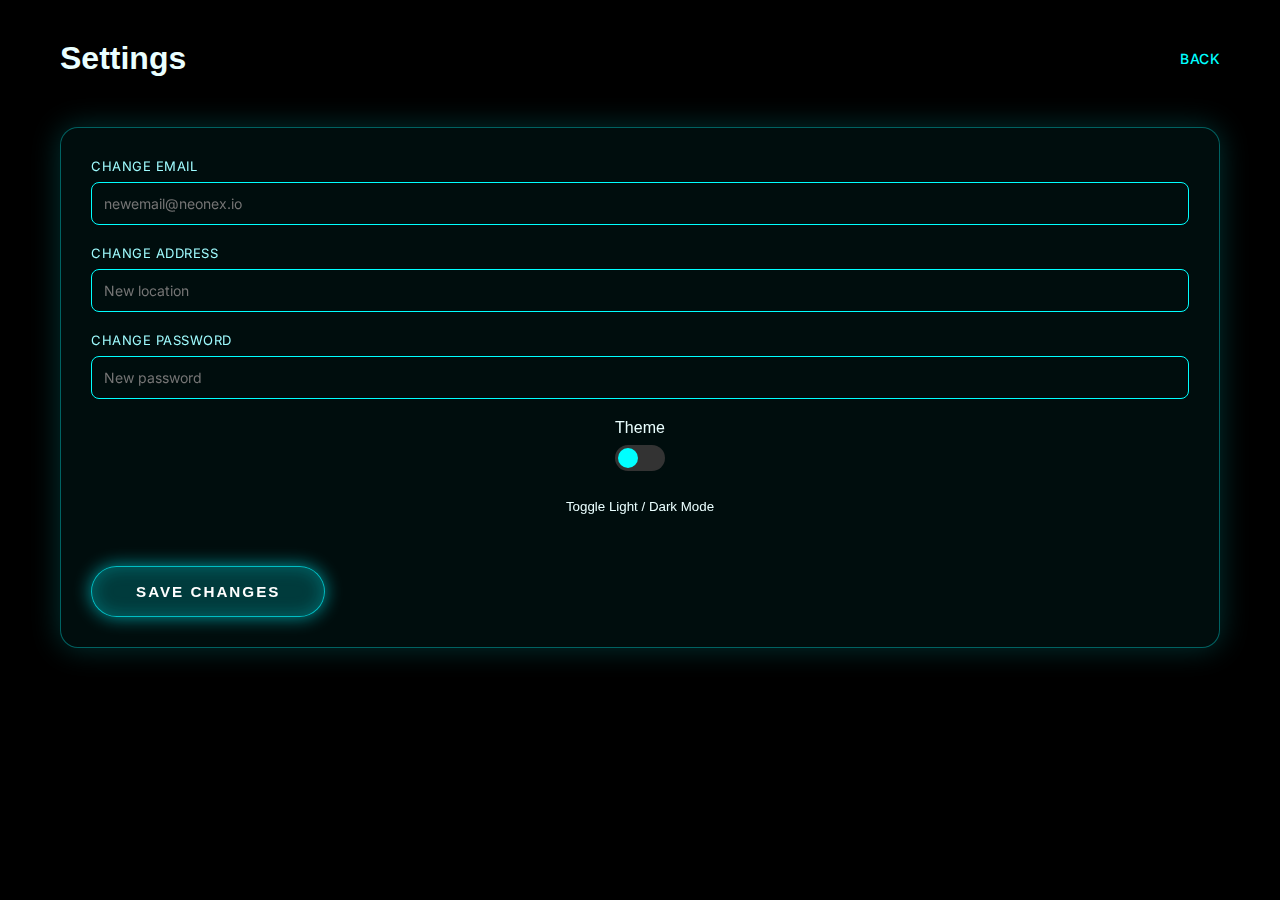
<file: settings.html>
<!DOCTYPE html>
<html lang="en">
<head>
    <link
  href="https://fonts.googleapis.com/css2?family=Inter:wght@300;400;500;600&display=swap"
  rel="stylesheet"
/>

  <meta charset="UTF-8" />
  <meta name="viewport" content="width=device-width, initial-scale=1.0" />
  <title>NEONEX | Settings</title>
  <link rel="stylesheet" href="style.css" />
</head>
<body>

  <div class="page-bg"></div>

  <main class="dashboard">

    <header class="dashboard-header">
      <h1 class="neon-text">Settings</h1>
      <nav>
        <a href="profile.html">Back</a>
      </nav>
    </header>

    <form class="settings-card card">

      <label>
        Change Email
        <input type="email" placeholder="newemail@neonex.io" />
      </label>

      <label>
        Change Address
        <input type="text" placeholder="New location" />
      </label>

      <label>
        Change Password
        <input type="password" placeholder="New password" />
      </label>


      <div class="setting-group theme-switch">
  <span>Theme</span>

  <label class="switch">
    <input type="checkbox" id="themeToggle" />
    <span class="slider"></span>
  </label>

  <small>Toggle Light / Dark Mode</small>
</div>

<script src="script.js" defer></script>



      <button type="button" class="cta">Save Changes</button>

    </form>

  </main>

</body>
</html>
</file>
<file: style.css>
* {
  margin: 0;
  padding: 0;
  box-sizing: border-box;
}

/* AUTH OVERLAY */
.auth-overlay {
  position: fixed;
  inset: 0;
  background: rgba(0, 0, 0, 0.65);
  backdrop-filter: blur(6px);
  display: flex;
  align-items: center;
  justify-content: center;
  opacity: 0;
  pointer-events: none;
  transition: opacity 0.3s ease;
  z-index: 999;
}

.auth-overlay.active {
  opacity: 1;
  pointer-events: all;
}


/* AUTH CARD */
.auth-card {
  width: 360px;
  padding: 2.5rem;
  border-radius: 18px;
  background: rgba(0, 0, 0, 0.35);
  backdrop-filter: blur(8px);
  box-shadow: 0 0 45px rgba(0, 247, 255, 0.35);
  text-align: center;
  color: white;
}

.auth-card h2 {
  margin-bottom: 1.5rem;
  letter-spacing: 2px;
  text-transform: uppercase;
}

.auth-card input {
  width: 100%;
  padding: 14px;
  margin-bottom: 1rem;
  border-radius: 10px;
  border: 1px solid rgba(0, 247, 255, 0.5);
  background: rgba(0, 0, 0, 0.4);
  color: white;
  outline: none;
  font-family: inherit;
}

.auth-card input::placeholder {
  color: rgba(255, 255, 255, 0.5);
}

.auth-switch {
  margin-top: 1.5rem;
  font-size: 0.85rem;
  opacity: 0.8;
}

.auth-switch span {
  color: #00f7ff;
  cursor: pointer;
  margin-left: 6px;
}

.auth-switch span:hover {
  text-shadow: 0 0 10px rgba(0, 247, 255, 1);
}

html,
body {
  background: black;
  overflow-x: hidden;
  font-family: "Orbitron", sans-serif;
}

/* HERO SECTION */
.hero {
  position: relative;
  height: 100vh;
  overflow: hidden;
  display: flex;
  justify-content: center;
  align-items: center;
  text-align: center;
}

.hero-content {
  background: rgba(0, 0, 0, 0.25);
  backdrop-filter: blur(4px);
  -webkit-backdrop-filter: blur(4px);
  padding: 3rem 4rem;
  border-radius: 16px;
  box-shadow: 0 0 40px rgba(0, 247, 255, 0.08);
}

/* NEON LETTERS */
.neon-text span {
  display: inline-block;
  transition:
    color 0.25s ease,
    text-shadow 0.25s ease;
}

.cta {
  margin-top: 2rem;
  padding: 14px 36px;
  background: transparent;
  border: 1px solid rgba(0, 247, 255, 0.6);
  color: #00f7ff;
  border-radius: 999px;
  font-weight: 600;
  letter-spacing: 1px;
  cursor: pointer;
  transition: all 0.3s ease;
}

.hero-content h1 {
  margin-bottom: 1rem;
}

.hero-content p {
  margin-bottom: 2rem;
}

.cta:hover {
  background: rgba(0, 247, 255, 0.12);
  box-shadow: 0 0 18px rgba(0, 247, 255, 0.6);
}

.info-icon {
  opacity: 0.6;
}

.info-tooltip:hover .info-icon {
  opacity: 1;
}

.hero::after {
  content: "";
  position: absolute;
  inset: 0;
  background: repeating-linear-gradient(
    to bottom,
    rgba(255, 255, 255, 0.03),
    rgba(255, 255, 255, 0.03) 1px,
    transparent 2px,
    transparent 6px
  );
  pointer-events: none;
}

/* BLACKED-OUT LETTER */
.neon-text span.off {
  color: #000;
  text-shadow: none;
}

body {
  height: 100vh;
  overflow: hidden;
}
/* INFO TOOLTIP CONTAINER */
.info-tooltip {
  position: relative;
  display: inline-block;
  margin-top: 24px;
}

/* CIRCULAR "i" ICON */
.info-icon {
  width: 34px;
  height: 34px;
  border-radius: 50%;
  border: 1px solid rgba(0, 247, 255, 0.7);
  display: flex;
  align-items: center;
  justify-content: center;
  font-size: 1rem;
  font-weight: 700;
  color: white;
  cursor: pointer;
  background: rgba(0, 247, 255, 0.15);
  backdrop-filter: blur(1px);
  box-shadow: 0 0 12px rgba(0, 247, 255, 0.6);
  transition: all 0.3s ease;
}

/* GLOW ON HOVER */
.info-icon:hover {
  box-shadow: 0 0 20px rgba(0, 247, 255, 1);
}

/* TOOLTIP BOX */
.tooltip-box {
  position: absolute;
  bottom: 120%;
  left: 50%;
  transform: translateX(-50%) translateY(10px);
  background: rgba(10, 20, 40, 0.9);
  color: white;
  padding: 12px 16px;
  border-radius: 12px;
  width: 260px;
  font-size: 0.85rem;
  line-height: 1.4;
  text-align: center;
  opacity: 0;
  pointer-events: none;
  border: 1px solid rgba(0, 247, 255, 0.4);
  backdrop-filter: blur(6px);
  box-shadow: 0 0 25px rgba(0, 247, 255, 0.35);
  transition: all 0.3s ease;
}

/* SHOW TOOLTIP ON HOVER */
.info-tooltip:hover .tooltip-box {
  opacity: 1;
  transform: translateX(-50%) translateY(0);
}

/* Moving futuristic background */
.hero-bg {
  position: absolute;
  inset: 0;
  background: url("background.webp") center / cover no-repeat;
  transition: transform 0.06s ease-out;
  will-change: transform;
  z-index: 0;
  filter: brightness(1.08) saturate(1.25);
}

/* Glassy glossy overlay (LESS BLUR) */
.hero-bg::after {
  content: "";
  position: absolute;
  inset: 0;
  background:
    linear-gradient(120deg, rgba(255, 255, 255, 0.1), rgba(255, 255, 255, 0)),
    radial-gradient(circle at 50% 45%, rgba(0, 247, 255, 0.22), transparent 65%);
  backdrop-filter: blur(3px);
  -webkit-backdrop-filter: blur(3px);
}

/* HERO CONTENT */
.hero-content {
  position: relative;
  z-index: 1;
  color: white;
  max-width: 800px;
  padding: 20px;
}

/* FUTURISTIC TITLE */
.hero-content h1 {
  font-size: 5.5rem;
  font-weight: 900;
  letter-spacing: 6px;
  text-transform: uppercase;
  text-shadow: 0 0 12px rgba(0, 247, 255, 0.6);
}

@media (prefers-reduced-motion: reduce) {
  * {
    animation: none !important;
    transition: none !important;
  }
}

html,
body {
  width: 100%;
  height: 100%;
  overflow-x: hidden;
}

/* HERO TEXT */
.hero-content p {
  margin-top: 16px;
  font-size: 1.1rem;
  opacity: 0.85;
}

/* FUTURISTIC CTA BUTTON */
.cta {
  margin-top: 32px;
  padding: 16px 44px;
  font-size: 0.95rem;
  letter-spacing: 2px;
  text-transform: uppercase;
  color: white;
  background: rgba(0, 247, 255, 0.15);
  border: 1px solid rgba(0, 247, 255, 0.7);
  border-radius: 50px;
  cursor: pointer;
  backdrop-filter: blur(2px);
  box-shadow:
    0 0 18px rgba(0, 247, 255, 0.6),
    inset 0 0 18px rgba(0, 247, 255, 0.25);
  transition: all 0.3s ease;
}

.cta:hover {
  transform: translateY(-2px);
  box-shadow:
    0 0 35px rgba(0, 247, 255, 1),
    inset 0 0 30px rgba(0, 247, 255, 0.45);
}

/* Shared background for all pages */
.page-bg {
  position: fixed;
  inset: 0;
  background: radial-gradient(circle at top, #0ff2, transparent 60%),
              linear-gradient(180deg, #050505, #000);
  z-index: -1;
}

/* Dashboard layout */
.dashboard {
  min-height: 100vh;
  padding: 40px 60px;
  color: #e6ffff;
  font-family: "Orbitron", sans-serif;
}

/* Header */
.dashboard-header {
  display: flex;
  justify-content: space-between;
  align-items: center;
  margin-bottom: 60px;
}

.dashboard-header a {
  color: #00ffff;
  text-decoration: none;
  margin-left: 20px;
  font-weight: 500;
}

.dashboard-header a:hover {
  text-shadow: 0 0 8px #00ffff;
}

/* Cards */
.profile-card,
.settings-card,
.panel {
  background: rgba(0, 255, 255, 0.05);
  border: 1px solid rgba(0, 255, 255, 0.3);
  border-radius: 16px;
  padding: 30px;
  backdrop-filter: blur(10px);
  box-shadow: 0 0 25px rgba(0, 255, 255, 0.15);
}

/* Avatar */
.avatar {
  width: 120px;
  height: 120px;
  border-radius: 50%;
  border: 2px solid #00ffff;
  margin-bottom: 20px;
}

/* Settings form spacing */
.setting-group {
  display: flex;
  flex-direction: column;
  gap: 8px;
  margin-bottom: 20px;
}

.setting-group input {
  background: transparent;
  border: 1px solid #00ffff;
  padding: 12px;
  color: #00ffff;
  border-radius: 8px;
}

/* Navigation links */
.settings-nav a {
  color: #00ffff;
  text-decoration: none;
}

.profile-actions {
  margin-top: 40px;
  text-align: center;
}

/* Background */
.page-bg {
  position: fixed;
  inset: 0;
  background:
    radial-gradient(circle at top, rgba(0,255,255,.15), transparent 60%),
    linear-gradient(180deg, #050505, #000);
  z-index: -1;
}

/* Dashboard */
.dashboard {
  max-width: 1200px;
  margin: 0 auto;
  padding: 40px 20px;
  font-family: "Orbitron", sans-serif;
  color: #eaffff;
}

/* Header */
.dashboard-header {
  display: flex;
  justify-content: space-between;
  align-items: center;
  margin-bottom: 50px;
}

.dashboard-header a {
  color: #00ffff;
  text-decoration: none;
  margin-left: 20px;
}

.dashboard-header a:hover {
  text-shadow: 0 0 10px #00ffff;
}

/* Grid */
.dashboard-grid {
  display: grid;
  grid-template-columns: repeat(auto-fit, minmax(280px, 1fr));
  gap: 30px;
}

/* Cards */
.card {
  background: rgba(0, 255, 255, 0.05);
  border: 1px solid rgba(0, 255, 255, 0.35);
  border-radius: 18px;
  padding: 30px;
  backdrop-filter: blur(12px);
  box-shadow: 0 0 30px rgba(0, 255, 255, 0.2);
}

/* Avatar */
.avatar {
  width: 120px;
  height: 120px;
  border-radius: 50%;
  border: 2px solid #00ffff;
  margin-bottom: 20px;
}

/* Actions */
.profile-actions {
  margin-top: 50px;
  text-align: center;
}

/* Settings form */
.settings-card label {
  display: flex;
  flex-direction: column;
  margin-bottom: 20px;
  gap: 8px;
}

.settings-card input {
  background: transparent;
  border: 1px solid #00ffff;
  padding: 12px;
  border-radius: 8px;
  color: #00ffff;
}

.dashboard-header nav a {
  font-family: "Inter", sans-serif;
  font-size: 14px;
  font-weight: 500;
  letter-spacing: 0.5px;
  text-transform: uppercase;
  color: #00ffff;
}

.card h3 {
  font-family: "Orbitron", sans-serif;
  font-size: 18px;
  letter-spacing: 1px;
  margin-bottom: 12px;
  color: #eaffff;
}

.card p {
  font-family: "Inter", sans-serif;
  font-size: 14px;
  line-height: 1.7;
  color: #bffcff;
}

.profile-card h2 {
  font-family: "Orbitron", sans-serif;
  font-size: 22px;
  margin-bottom: 8px;
}

.profile-card p {
  font-family: "Inter", sans-serif;
  font-size: 13px;
  opacity: 0.9;
}

.settings-card label {
  font-family: "Inter", sans-serif;
  font-size: 13px;
  letter-spacing: 0.5px;
  text-transform: uppercase;
  color: #9ffcff;
}

.settings-card input {
  font-family: "Inter", sans-serif;
  font-size: 14px;
}



.card h3 {
  border-bottom: 1px solid rgba(0,255,255,.25);
  padding-bottom: 8px;
}

body.light-mode {
  background: #f4f8f9;
  color: #0a0a0a;
}

/* Light mode cards */
body.light-mode .card,
body.light-mode .settings-card {
  background: rgba(255, 255, 255, 0.85);
  border: 1px solid rgba(0, 0, 0, 0.1);
  box-shadow: 0 10px 30px rgba(0, 0, 0, 0.1);
}

/* Light mode text */
body.light-mode .card h3,
body.light-mode .profile-card h2 {
  color: #0a0a0a;
}

body.light-mode .card p {
  color: #333;
}

/* Light mode nav links */
body.light-mode .dashboard-header a {
  color: #006666;
}

/* Light mode inputs */
body.light-mode input {
  color: #000;
  border-color: #006666;
}

/* Toggle Switch */
.theme-switch {
  display: flex;
  align-items: center;
  justify-content: space-between;
}

.switch {
  position: relative;
  width: 50px;
  height: 26px;
}

.switch input {
  opacity: 0;
  width: 0;
  height: 0;
}

.slider {
  position: absolute;
  inset: 0;
  background: #333;
  border-radius: 50px;
  cursor: pointer;
  transition: 0.3s;
}

.slider::before {
  content: "";
  position: absolute;
  height: 20px;
  width: 20px;
  left: 3px;
  bottom: 3px;
  background: #00ffff;
  border-radius: 50%;
  transition: 0.3s;
}

.switch input:checked + .slider {
  background: #ccc;
}

.switch input:checked + .slider::before {
  transform: translateX(24px);
}

body.dark-mode {
  background: #000;
  color: #eaffff;
}
</file>
